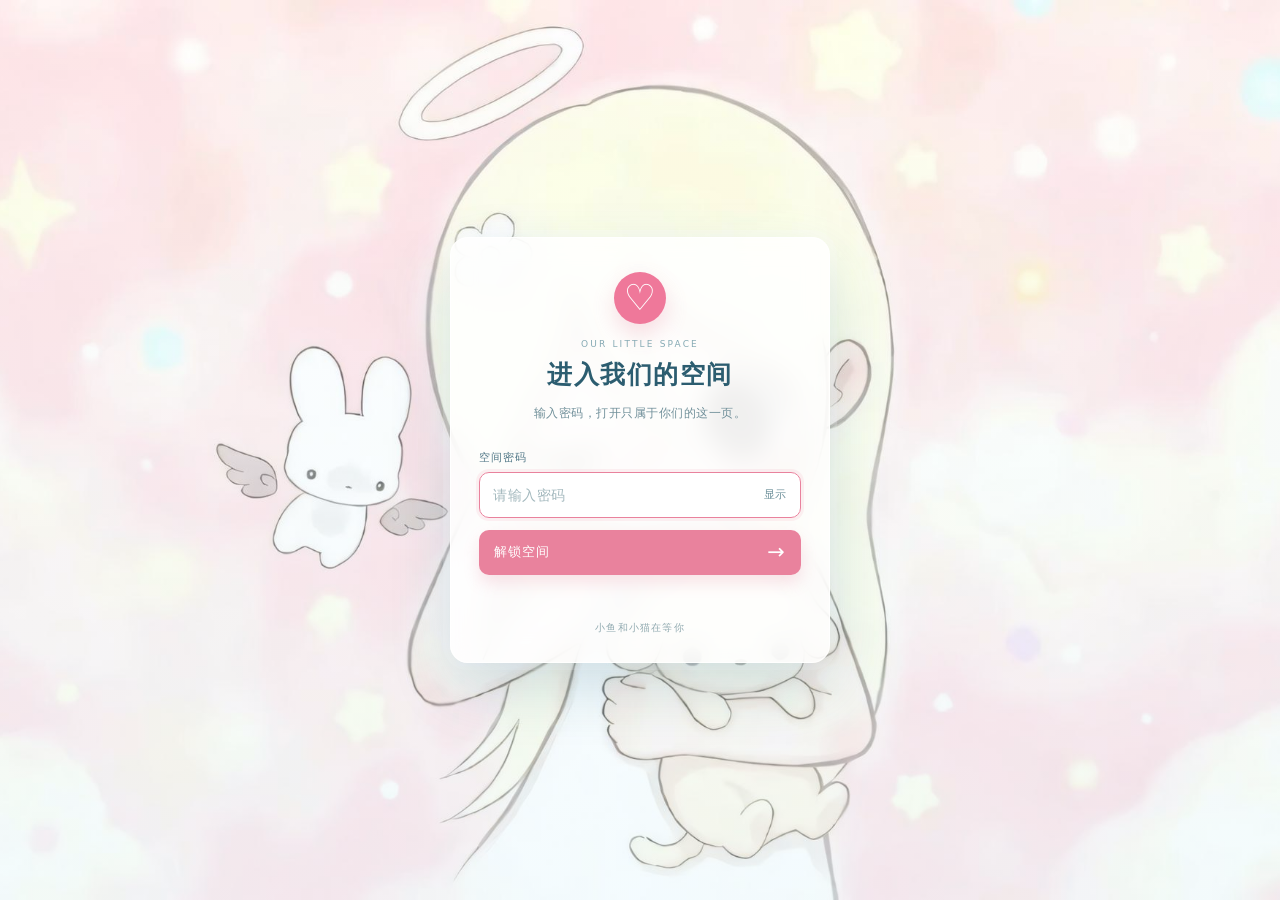
<file: index.html>
﻿<!doctype html>
<html lang="zh-CN">
<head>
<meta charset="utf-8">
<meta name="viewport" content="width=device-width, initial-scale=1, maximum-scale=1, viewport-fit=cover">
<meta name="format-detection" content="telephone=no,email=no,address=no">
<meta name="theme-color" content="#8bd9f7">
<meta name="apple-mobile-web-app-capable" content="yes">
<meta name="mobile-web-app-capable" content="yes">
<meta name="apple-mobile-web-app-status-bar-style" content="black-translucent">
<meta name="referrer" content="no-referrer">
<meta name="description" content="小鱼和小猫的情侣空间">
<meta property="og:title" content="小鱼和小猫的情侣空间">
<meta property="og:description" content="把喜欢的每一天，慢慢收集起来。">
<title>小鱼和小猫的情侣空间</title>
<link rel="preload" as="image" href="assets/bg-mobile-v2.jpg" media="(max-width: 768px)" fetchpriority="high">
<link rel="preload" as="image" href="assets/bg-desktop-v2.jpg" media="(min-width: 769px)" fetchpriority="high">
<link rel="stylesheet" href="styles.css">
<link rel="stylesheet" href="memories.css">
<link rel="stylesheet" href="baby-pet.css">
</head>
<body>
<section class="access-gate" id="accessGate" aria-labelledby="accessTitle">
  <div class="access-gate-card">
    <div class="access-heart" aria-hidden="true">♡</div>
    <p class="access-kicker">OUR LITTLE SPACE</p>
    <h1 id="accessTitle">进入我们的空间</h1>
    <p class="access-copy">输入密码，打开只属于你们的这一页。</p>
    <form class="access-form" id="accessForm">
      <label class="access-label" for="accessPassword">空间密码</label>
      <div class="access-input-wrap">
        <input id="accessPassword" name="password" type="password" autocomplete="current-password" placeholder="请输入密码" required>
        <button class="access-toggle" id="accessToggle" type="button" aria-label="显示密码" title="显示密码">显示</button>
      </div>
      <button class="access-submit" type="submit"><span>解锁空间</span><b aria-hidden="true">→</b></button>
      <p class="access-error" id="accessError" role="alert" aria-live="polite"></p>
    </form>
    <p class="access-footnote">小鱼和小猫在等你</p>
  </div>
</section>
<div id="app" class="stage" data-phase="space">

  <!-- 背景：暖色光晕 + 爱心粒子（canvas） -->
  <canvas id="fx" class="fx" aria-hidden="true"></canvas>

  <!-- 空间页背景：云朵壁纸（电脑用横屏版、手机用竖屏版，由 CSS 媒体查询自动切换） -->
  <div class="space-bg-img" aria-hidden="true"></div>
  <div class="space-bg-scrim" aria-hidden="true"></div>

  <div class="vignette" aria-hidden="true"></div>

  <!-- 情侣空间首页：信封只是其中一个入口，其他模块可以继续扩展。 -->
  <section class="space-home" id="spaceHome" aria-label="情侣空间首页">
    <header class="space-topbar">
      <div class="space-brand"><span class="space-brand-mark">♡</span><span>我们的空间</span></div>
      <span class="sync-chip" id="syncChip" title="同步状态">正在连接</span>
      <button class="space-menu" id="spaceMenu" type="button" aria-label="空间设置" title="空间设置">
        <span></span><span></span><span></span>
      </button>
    </header>
    <main class="space-content">
      <section class="space-hero" aria-labelledby="spaceTitle">
        <p class="space-eyebrow">小鱼和小猫 · 一直在一起</p>
        <h1 id="spaceTitle">把每一天，过成我们的纪念日</h1>
        <p class="space-subtitle">收好心动、记下日常，也把想说的话留给彼此。</p>
        <div class="space-couple-line">
          <span class="space-avatar avatar-cat" data-slot="cat" aria-label="小猫"></span>
          <span class="space-connection"><i></i><b>♡</b><i></i></span>
          <span class="space-avatar avatar-fish" data-slot="fish" aria-label="小鱼"></span>
        </div>
        <p class="space-days">今天也是一起走过的第 <strong>1</strong> 天</p>
        <div class="space-stats" id="spaceStats" aria-label="今天的小结">
          <div class="stat-card">
            <span>下一个纪念日</span>
            <b id="statMilestone">—</b>
            <small id="statMilestoneSub">在「更多」里填开始日期</small>
          </div>
          <div class="stat-card">
            <span>最近回忆</span>
            <b id="statMemory">还没有</b>
            <small id="statMemorySub">去「我们的回忆」放一张</small>
          </div>
          <div class="stat-card stat-card-quote">
            <span>今天想对你说</span>
            <b id="statQuote"></b>
          </div>
        </div>
      </section>

      <section class="space-tools" aria-label="情侣空间功能">
        <div class="space-section-heading"><span>我们的日常</span><small>SPACE 01</small></div>
        <div class="space-tool-grid">
          <button class="space-tool space-tool-primary" type="button" data-space-tool="memories">
            <span class="tool-icon tool-icon-memory">✦</span>
            <span class="tool-copy"><b>我们的回忆</b><small>照片和故事，慢慢攒起来</small></span>
            <span class="tool-arrow">→</span>
          </button>
          <button class="space-tool" type="button" data-space-tool="wishes">
            <span class="tool-icon tool-icon-wish">✧</span>
            <span class="tool-copy"><b>想和你一起</b><small>把未来写进清单</small></span>
            <span class="tool-arrow">→</span>
          </button>
          <button class="space-tool" type="button" data-space-tool="utilities">
            <span class="tool-icon tool-icon-tools">✧</span>
            <span class="tool-copy"><b>小工具</b><small>把日常的小事放在一起</small></span>
            <span class="tool-arrow">→</span>
          </button>
          <button class="space-tool space-tool-quiet" id="openLetter" type="button">
            <span class="tool-icon tool-icon-letter">✉</span>
            <span class="tool-copy"><b>写给你的信</b><small>想说的话，留在一封信里</small></span>
            <span class="tool-arrow">→</span>
          </button>
        </div>
      </section>
    </main>
    <button class="bubu-pet" id="bubuPet" type="button" aria-label="和布布互动" title="和布布互动">
      <span class="bubu-pet-glow" aria-hidden="true"></span>
      <img id="bubuImage" src="assets/bubu/安静一二（待机）.gif" alt="" loading="eager" decoding="async" draggable="false">
      <span class="bubu-pet-note" aria-hidden="true"></span>
    </button>
    <div class="bubu-action-chip" id="bubuActionChip" aria-live="polite">安静待机</div>
    <div class="bubu-countdown" id="bubuCountdown" hidden aria-live="polite">
      <span id="bubuCountdownMode">专注</span>
      <strong id="bubuCountdownClock">25:00</strong>
    </div>
    <div class="bubu-note-widget" id="bubuNoteWidget" hidden>
      <span class="bubu-note-pin">♡</span>
      <p id="bubuNoteText"></p>
      <button type="button" id="bubuNoteClose" aria-label="收起便签" title="收起便签">×</button>
    </div>
    <section class="bubu-feature-panel" id="bubuFeaturePanel" hidden aria-label="空间模块">
      <header class="bubu-panel-head">
        <div>
          <span class="bubu-panel-kicker">BUBU ROOM</span>
          <h2 id="bubuPanelTitle">布布动作库</h2>
        </div>
        <button class="bubu-panel-close" id="bubuPanelClose" type="button" aria-label="关闭功能栏" title="关闭功能栏">×</button>
      </header>
      <div class="bubu-panel-tabs" role="tablist" aria-label="空间模块">
        <button type="button" data-bubu-panel="hub">总览</button>
        <button type="button" data-bubu-panel="actions">动作</button>
        <button type="button" data-bubu-panel="notes">便签</button>
        <button type="button" data-bubu-panel="timer">番茄钟</button>
        <button type="button" data-bubu-panel="reminders">提醒</button>
        <button type="button" data-bubu-panel="settings">设置</button>
      </div>
      <div class="bubu-panel-body" id="bubuPanelBody"></div>
    </section>
    <div class="bubu-context" id="bubuContext" hidden role="menu" aria-label="布布菜单">
      <button type="button" data-bubu-panel="actions">动作库</button>
      <button type="button" data-bubu-panel="notes">便签</button>
      <button type="button" data-bubu-panel="timer">番茄钟</button>
      <button type="button" data-bubu-panel="settings">设置</button>
    </div>
    <nav class="space-nav" aria-label="空间导航">
      <button class="space-nav-item is-active" type="button"><span>⌂</span><small>首页</small></button>
      <button class="space-nav-item" type="button" data-space-tool="memories"><span>♡</span><small>回忆</small></button>
      <button class="space-nav-item" type="button" data-space-tool="wishes"><span>✦</span><small>愿望</small></button>
      <button class="space-nav-item" type="button" data-space-tool="settings"><span>···</span><small>更多</small></button>
    </nav>
    <div class="space-toast" id="spaceToast" role="status" aria-live="polite"></div>
  </section>

  <button id="sound" class="sound is-off" type="button" aria-label="打开声音" title="声音">
    <svg class="ico-mute" viewBox="0 0 24 24" aria-hidden="true">
      <path d="M4 9h3l5-4v14l-5-4H4z"/>
      <path d="M16 9l5 6M21 9l-5 6" class="ico-x"/>
    </svg>
    <svg class="ico-on" viewBox="0 0 24 24" aria-hidden="true">
      <path d="M4 9h3l5-4v14l-5-4H4z"/>
      <path d="M15.6 8.6a5 5 0 0 1 0 6.8M18.2 6.2a8.5 8.5 0 0 1 0 11.6" class="ico-wave"/>
    </svg>
  </button>

  <!-- 第一幕：信封 -->
  <section class="scene scene-envelope" id="scene-envelope">
    <button class="space-back" id="spaceBack" type="button" aria-label="返回情侣空间" title="返回情侣空间">←</button>
    <p class="intro-line" id="introLine">写给你的一封信</p>

    <!-- 卡通小鱼（信封右上，会摆尾吐泡） -->
    <div class="mascot mascot-fish" id="mascotFishEnvelope" aria-hidden="true">
      <span class="bubbles" data-slot="bubbles"></span>
      <div class="swim" data-slot="fish"></div>
    </div>

    <div class="env-wrap" id="envWrap">
      <div class="env" id="env" role="img" aria-label="一封信">
        <div class="env-back"></div>
        <div class="env-letter" id="envLetter">
          <div class="mini-note">
            <span class="mini-heart"></span>
            <span id="miniNote">只给你看</span>
          </div>
        </div>
        <div class="env-body">
          <div class="env-pocket"></div>
        </div>
        <div class="env-flap" id="envFlap">
          <div class="env-flap-inner"></div>
        </div>
        <button class="env-seal" id="envSeal" type="button" aria-label="打开信封">
          <span class="seal-glow" aria-hidden="true"></span>
          <span class="seal-icon" id="sealIcon" aria-hidden="true">
            <svg viewBox="0 0 32 32"><path d="M16 28.4C6.7 21.9 2 16.6 2 11.2 2 6.9 5.3 4 9.2 4c2.6 0 5 1.4 6.8 4.1C17.8 5.4 20.2 4 22.8 4 26.7 4 30 6.9 30 11.2c0 5.4-4.7 10.7-14 17.2z"/></svg>
          </span>
        </button>
      </div>

      <!-- 卡通小猫（从信封左下探出头，会眨眼摇尾） -->
      <div class="mascot mascot-cat" id="mascotCat" aria-hidden="true">
        <div class="peek" data-slot="cat"></div>
      </div>
    </div>

    <p class="hint" id="envHint">轻触这里，打开信封</p>
  </section>

  <!-- 第二幕：信纸 -->
  <section class="paper" id="paper" role="dialog" aria-modal="true" aria-label="写给你的信" hidden>
    <header class="paper-head">
      <span class="stage-tag"><b id="stageNo">01</b><i>/</i><span id="stageTotal">04</span></span>
      <span class="stage-name" id="stageName">启封</span>
      <button class="paper-close" id="paperClose" type="button" aria-label="收好这封信">
        <svg viewBox="0 0 24 24"><path d="M6 6l12 12M18 6L6 18"/></svg>
      </button>
    </header>
    <div class="paper-scroll" id="paperScroll">
      <h1 class="paper-title" id="letterTitle"></h1>
      <!-- 每一幕的小陪读：小猫和小鱼轮流出场，点一下有反应 -->
      <div class="paper-mascot" id="paperMascot" aria-hidden="true">
        <span class="pm-fish" data-slot="fish"></span>
        <span class="pm-heart" data-slot="heart"></span>
        <span class="pm-cat" data-slot="cat"></span>
      </div>
      <div class="paper-body" id="letterBody"></div>
      <div class="paper-body paper-body-2" id="letterBody2"></div>
      <div class="paper-end" id="letterEnd">
        <p class="sign" id="letterSign"></p>
        <div class="big-heart" id="bigHeart">
          <div class="duo" aria-hidden="true">
            <span class="duo-cat" data-slot="cat"></span>
            <span class="duo-heart" data-slot="heart"></span>
            <span class="duo-fish" data-slot="fish"></span>
          </div>
          <span class="tap-hint-word">轻触重新看一遍</span>
        </div>
      </div>
    </div>
    <div class="paper-actions">
      <button class="paper-skip" id="paperSkip" type="button" hidden>继续</button>
    </div>
  </section>

  <!-- 副幕：视频全屏 -->
  <section class="cine" id="cine" hidden>
    <div class="cine-inner">
      <video id="cineVideo" playsinline webkit-playsinline x5-playsinline preload="metadata" muted loop></video>
      <button class="cine-play" id="cinePlay" type="button" aria-label="播放">
        <svg viewBox="0 0 24 24"><path d="M8 5.5l11 6.5-11 6.5z"/></svg>
      </button>
      <button class="cine-skip" id="cineSkip" type="button">跳过</button>
      <p class="cine-tip">轻触画面播放 · 右上角可跳过</p>
    </div>
  </section>

  <div class="veil" id="veil" hidden></div>
</div>

<script src="config.js"></script>
<script src="photo-store.js" defer></script>
<script src="sync.js" defer></script>
<script src="space-app.js" defer></script>
<script src="memories.js" defer></script>
<script src="app.js" defer></script>
<script src="baby-pet.js" defer></script>
</body>
</html>
</file>
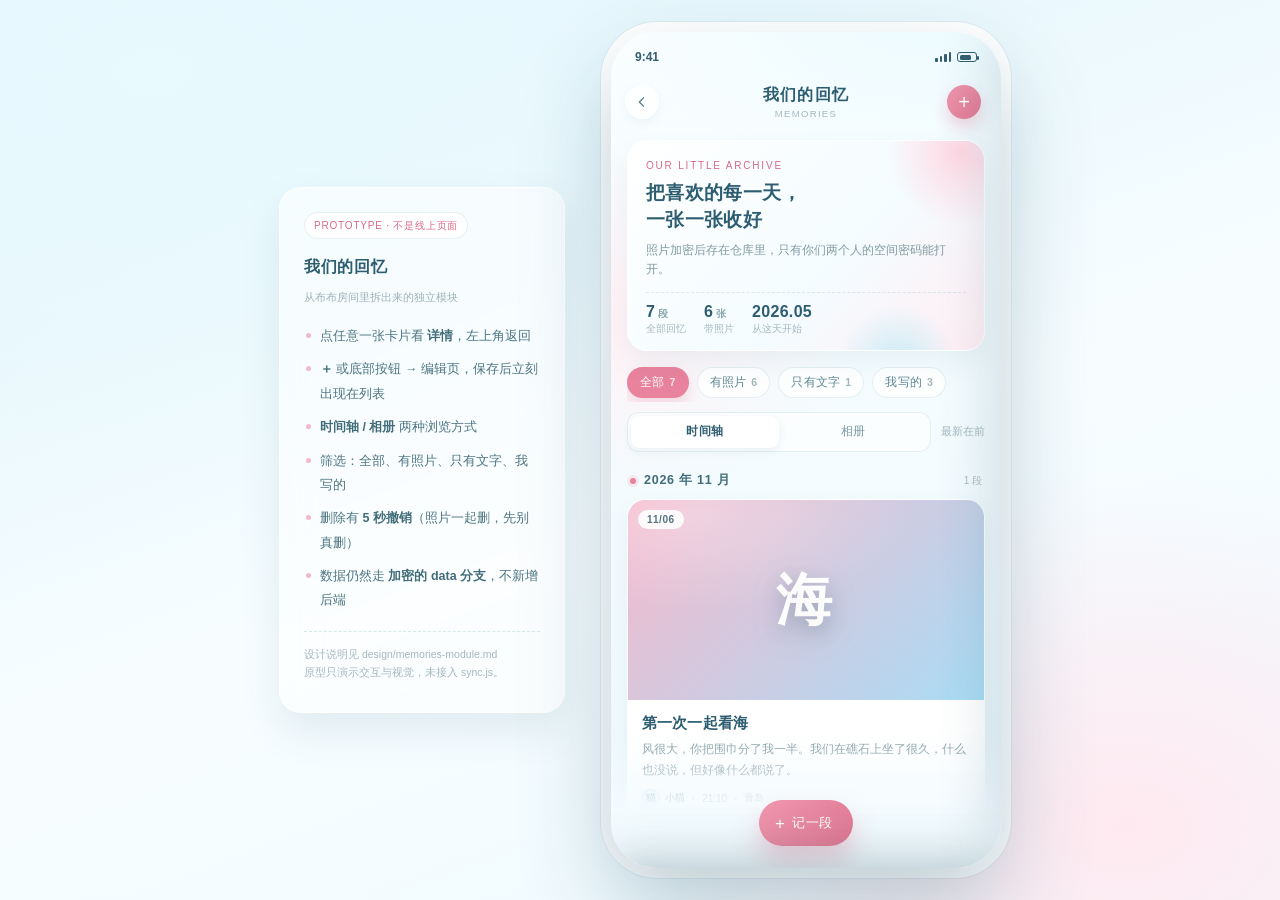
<file: design/memories-prototype.html>
﻿<!doctype html>
<html lang="zh-CN">
<head>
<meta charset="utf-8">
<meta name="viewport" content="width=device-width, initial-scale=1, viewport-fit=cover">
<title>回忆模块 · 独立设计原型</title>
<style>
  /* ============================================================
     回忆模块独立设计原型
     - 只用系统字体、纯 CSS 图形，不依赖任何外部资源
     - 视觉 token 取自站点现有 styles.css（天空蓝 / 珊瑚粉 / 墨蓝）
     ============================================================ */
  :root{
    --sky:#8bd9f7;
    --ink:#2c5d70;
    --ink-2:#416d79;
    --muted:#87a3ab;
    --pink:#e9829d;
    --pink-deep:#d96a88;
    --line:rgba(99,160,173,.16);
    --radius:18px;
  }
  *{box-sizing:border-box;-webkit-tap-highlight-color:transparent;}
  html,body{height:100%;}
  body{
    margin:0;
    color:var(--ink);
    font-family:-apple-system,BlinkMacSystemFont,"PingFang SC","Hiragino Sans GB","Microsoft YaHei",sans-serif;
    background:
      radial-gradient(1100px 720px at 12% 8%, #e9faff 0%, transparent 58%),
      radial-gradient(900px 640px at 88% 92%, #ffe9f0 0%, transparent 56%),
      linear-gradient(160deg,#dff4fc 0%,#f7fdff 55%,#eefaff 100%);
    display:flex;align-items:center;justify-content:center;gap:46px;
    padding:32px;min-height:100%;
  }

  /* ---------------- 桌面端说明卡 ---------------- */
  .notes{
    width:286px;flex:0 0 auto;padding:24px 24px 20px;border-radius:22px;
    background:rgba(255,255,255,.58);border:1px solid rgba(255,255,255,.9);
    box-shadow:0 18px 40px rgba(44,93,112,.10);
    backdrop-filter:blur(18px);-webkit-backdrop-filter:blur(18px);
    color:#4c7581;font-size:12.5px;line-height:1.95;
  }
  .notes .tag{
    display:inline-block;margin-bottom:12px;padding:3px 9px;border-radius:999px;
    background:#fff;border:1px solid var(--line);color:var(--pink-deep);
    font-size:10px;letter-spacing:.08em;
  }
  .notes h2{margin:0 0 4px;color:var(--ink);font-size:16px;letter-spacing:.04em;}
  .notes .sub{margin:0 0 16px;color:#9db2b8;font-size:11px;}
  .notes ul{margin:0;padding:0;list-style:none;}
  .notes li{position:relative;margin:9px 0;padding-left:16px;}
  .notes li::before{
    content:"";position:absolute;left:2px;top:9px;width:5px;height:5px;border-radius:50%;
    background:var(--pink);opacity:.55;
  }
  .notes li b{color:var(--ink-2);font-weight:600;}
  .notes .foot{
    margin-top:18px;padding-top:14px;border-top:1px dashed rgba(99,160,173,.24);
    color:#a3b8bd;font-size:10.5px;line-height:1.7;
  }

  /* ---------------- 手机外壳 ---------------- */
  .phone{
    position:relative;flex:0 0 auto;width:390px;height:min(844px, calc(100dvh - 64px));
    border-radius:46px;overflow:hidden;background:#f7fdff;
    box-shadow:0 40px 90px rgba(44,93,112,.30),0 0 0 10px #fff,0 0 0 11px rgba(44,93,112,.07);
  }
  .statusbar{
    position:absolute;top:0;left:0;right:0;height:44px;z-index:40;
    display:flex;align-items:center;justify-content:space-between;
    padding:6px 24px 0;font-size:12px;font-weight:650;color:#335e6f;pointer-events:none;
  }
  .statusbar .right{display:flex;align-items:center;gap:6px;}
  .sig{display:flex;align-items:flex-end;gap:2px;height:10px;}
  .sig i{width:2.5px;border-radius:1px;background:#335e6f;display:block;}
  .sig i:nth-child(1){height:4px;}.sig i:nth-child(2){height:6px;}
  .sig i:nth-child(3){height:8px;}.sig i:nth-child(4){height:10px;}
  .batt{width:20px;height:10px;border:1px solid #335e6f;border-radius:3px;position:relative;}
  .batt::after{content:"";position:absolute;right:-3px;top:3px;width:2px;height:4px;border-radius:1px;background:#335e6f;}
  .batt i{position:absolute;inset:1.5px;right:5px;border-radius:1.5px;background:#335e6f;display:block;}

  /* ---------------- 视图容器 ---------------- */
  .view{
    position:absolute;inset:0;display:flex;flex-direction:column;
    background:
      radial-gradient(520px 340px at 82% -6%, #eafaff 0%, transparent 62%),
      radial-gradient(420px 300px at 0% 34%, #fff1f5 0%, transparent 60%),
      linear-gradient(#f9feff,#eef9fd);
    transition:transform .34s cubic-bezier(.22,.9,.28,1);
  }
  .list-view{z-index:1;}
  .detail-view{z-index:8;transform:translateX(100%);box-shadow:-18px 0 44px rgba(44,93,112,.14);}
  .detail-view.is-open{transform:none;}
  .editor-view{
    z-index:12;transform:translateY(100%);
    box-shadow:0 -18px 44px rgba(44,93,112,.14);
    background:linear-gradient(#fbfeff,#eff9fd);
  }
  .editor-view.is-open{transform:none;}

  /* ---------------- 顶栏 ---------------- */
  .topbar{
    flex:0 0 auto;display:grid;grid-template-columns:40px 1fr 40px;align-items:center;
    height:52px;margin-top:44px;padding:0 14px;
  }
  .round{
    width:34px;height:34px;border-radius:50%;border:1px solid rgba(255,255,255,.9);
    background:rgba(255,255,255,.78);color:#4d7a86;font-size:16px;line-height:1;
    display:grid;place-items:center;cursor:pointer;
    box-shadow:0 4px 10px rgba(62,124,142,.08);
    transition:transform .15s ease,background .15s ease;
  }
  .round:active{transform:scale(.94);background:#fff;}
  .topbar h1{
    margin:0;text-align:center;font-size:16px;letter-spacing:.08em;color:var(--ink);
  }
  .topbar h1 small{
    display:block;margin-top:2px;color:#a3b8bd;font-size:9.5px;font-weight:400;letter-spacing:.14em;
  }
  .add-btn{
    width:34px;height:34px;border-radius:50%;border:none;cursor:pointer;
    background:linear-gradient(135deg,#ef97ae,#e07893);color:#fff;font-size:20px;line-height:1;
    display:grid;place-items:center;
    box-shadow:0 8px 16px rgba(224,120,147,.30);
  }
  .add-btn:active{transform:scale(.94);}

  /* ---------------- 列表 ---------------- */
  .scroll{
    flex:1;overflow-y:auto;overscroll-behavior:contain;
    padding:6px 16px 116px;scrollbar-width:none;
  }
  .scroll::-webkit-scrollbar{display:none;}

  .summary{
    position:relative;overflow:hidden;margin:6px 0 2px;padding:16px 18px 14px;
    border-radius:20px;border:1px solid rgba(255,255,255,.95);
    background:linear-gradient(135deg,#ffffff 0%,#f4fcff 58%,#ffeef3 100%);
    box-shadow:0 12px 26px rgba(62,124,142,.08);
  }
  .summary::before,.summary::after{
    content:"";position:absolute;border-radius:50%;pointer-events:none;
  }
  .summary::before{
    width:150px;height:150px;right:-52px;top:-64px;
    background:radial-gradient(circle,#ffd7e2 0%,rgba(255,215,226,0) 70%);
  }
  .summary::after{
    width:120px;height:120px;right:26px;bottom:-74px;
    background:radial-gradient(circle,#c9ecf7 0%,rgba(201,236,247,0) 70%);
  }
  .summary .eyebrow{
    margin:0 0 6px;color:var(--pink-deep);font-size:10px;letter-spacing:.18em;
  }
  .summary h2{
    margin:0 0 7px;font-size:18.5px;line-height:1.45;letter-spacing:.02em;color:var(--ink);
  }
  .summary p{
    margin:0;color:#7f9aa1;font-size:11.5px;line-height:1.7;
  }
  .summary .stat-row{
    display:flex;gap:18px;margin-top:12px;padding-top:10px;
    border-top:1px dashed rgba(99,160,173,.2);
  }
  .summary .stat{display:flex;flex-direction:column;gap:2px;}
  .summary .stat b{font-size:16px;color:var(--ink);letter-spacing:.02em;}
  .summary .stat b em{font-style:normal;font-size:10px;color:var(--muted);margin-left:3px;letter-spacing:0;}
  .summary .stat small{color:#a3b8bd;font-size:9.5px;}

  .chips{
    display:flex;gap:8px;overflow-x:auto;padding:14px 0 4px;
    scrollbar-width:none;
  }
  .chips::-webkit-scrollbar{display:none;}
  .chip{
    flex:0 0 auto;display:inline-flex;align-items:center;gap:5px;
    padding:7px 12px;border-radius:999px;cursor:pointer;
    border:1px solid var(--line);background:rgba(255,255,255,.86);
    color:#5f8792;font-size:11.5px;letter-spacing:.02em;
    transition:background .18s ease,color .18s ease,box-shadow .18s ease;
  }
  .chip b{font-weight:600;font-size:10.5px;color:#a3b8bd;}
  .chip.is-on{
    background:var(--pink);border-color:transparent;color:#fff;
    box-shadow:0 7px 14px rgba(224,120,147,.24);
  }
  .chip.is-on b{color:rgba(255,255,255,.78);}

  .viewbar{display:flex;align-items:center;gap:10px;padding:10px 0 2px;}
  .seg{
    display:flex;flex:1;padding:3px;border-radius:12px;
    background:rgba(255,255,255,.66);border:1px solid var(--line);
  }
  .seg button{
    flex:1;height:32px;border:none;background:transparent;border-radius:9px;
    color:#7c99a2;font-size:11.5px;cursor:pointer;letter-spacing:.04em;
    transition:background .2s ease,color .2s ease,box-shadow .2s ease;
  }
  .seg button.is-on{
    background:#fff;color:var(--ink);font-weight:600;
    box-shadow:0 3px 8px rgba(62,124,142,.10);
  }
  .viewbar .sort{color:#a3b8bd;font-size:10.5px;white-space:nowrap;}

  .month{
    display:flex;align-items:baseline;gap:8px;margin:18px 3px 10px;
  }
  .month i{
    width:6px;height:6px;border-radius:50%;background:var(--pink);flex:0 0 auto;
    box-shadow:0 0 0 3px rgba(233,130,157,.14);
  }
  .month b{font-size:12.5px;color:var(--ink-2);letter-spacing:.06em;}
  .month small{margin-left:auto;color:#a9bcc0;font-size:10px;}

  .card{
    position:relative;margin-bottom:12px;border-radius:18px;overflow:hidden;cursor:pointer;
    background:#fff;border:1px solid rgba(255,255,255,.95);
    box-shadow:0 8px 20px rgba(62,124,142,.075);
    transition:transform .16s ease,box-shadow .16s ease;
    animation:cardIn .34s cubic-bezier(.2,.9,.3,1) both;
  }
  .card:active{transform:scale(.986);box-shadow:0 4px 12px rgba(62,124,142,.09);}
  @keyframes cardIn{from{opacity:0;transform:translateY(8px);}to{opacity:1;transform:none;}}
  .card-photo{
    position:relative;aspect-ratio:16/9;display:grid;place-items:center;
    background:linear-gradient(135deg,var(--a),var(--b));
  }
  .card-photo::after{
    content:"";position:absolute;inset:0;
    background:radial-gradient(120% 90% at 18% 8%,rgba(255,255,255,.30) 0%,rgba(255,255,255,0) 52%);
  }
  .card-photo .mono{
    position:relative;z-index:1;font-size:56px;line-height:1;font-weight:600;letter-spacing:.08em;color:rgba(255,255,255,.95);text-shadow:0 8px 18px rgba(60,90,100,.18);font-family:"Songti SC","Noto Serif SC",Georgia,"Times New Roman",serif;
    filter:drop-shadow(0 8px 14px rgba(70,90,100,.18));
  }
  .card-photo .day{
    position:absolute;z-index:2;left:10px;top:10px;
    padding:4px 9px;border-radius:999px;background:rgba(255,255,255,.88);
    color:#4d7480;font-size:10px;font-weight:600;letter-spacing:.05em;
    backdrop-filter:blur(6px);
  }
  .card-photo.is-paper{
    background:linear-gradient(135deg,#fff8fa,#fff1f5 60%,#f2fbff);
    aspect-ratio:16/7;
  }
  .card-photo.is-paper::after{display:none;}
  .card-photo.is-paper .quote{
    font-size:58px;line-height:1;color:#f1bfce;font-family:Georgia,"Times New Roman",serif;
    transform:translateY(6px);
  }
  .card-body{padding:12px 14px 13px;}
  .card-body h3{
    margin:0 0 5px;font-size:15px;line-height:1.5;font-weight:650;color:var(--ink);
    letter-spacing:.01em;
  }
  .card-body p{
    margin:0;color:#7f9aa1;font-size:12px;line-height:1.7;
    display:-webkit-box;-webkit-line-clamp:2;-webkit-box-orient:vertical;overflow:hidden;
  }
  .card-meta{
    display:flex;align-items:center;gap:7px;margin-top:9px;
    color:#a3b8bd;font-size:10px;
  }
  .who{display:inline-flex;align-items:center;gap:5px;color:#6e929c;}
  .who .av{
    width:18px;height:18px;border-radius:50%;display:grid;place-items:center;
    background:#eef9fd;border:1px solid rgba(99,160,173,.18);font-size:10px;
  }
  .who.cat .av{background:#eaf6ff;border-color:rgba(120,170,220,.3);}
  .who.fish .av{background:#fff0f4;border-color:rgba(226,140,165,.3);}
  .who.us .av{background:#f2f0ff;border-color:rgba(160,150,220,.3);}
  .card-meta .dot{width:3px;height:3px;border-radius:50%;background:#cfdde0;}
  .pending{
    display:inline-flex;align-items:center;gap:4px;color:#d99a5b;
  }

  /* 相册模式 */
  .album{
    display:grid;grid-template-columns:repeat(3,1fr);gap:7px;margin-top:6px;
  }
  .album .tile{
    position:relative;aspect-ratio:1;border-radius:12px;overflow:hidden;cursor:pointer;
    background:linear-gradient(135deg,var(--a),var(--b));
    display:grid;place-items:center;animation:cardIn .3s both;
  }
  .album .tile .mono{position:relative;z-index:1;font-size:30px;color:rgba(255,255,255,.94);font-family:"Songti SC","Noto Serif SC",Georgia,serif;filter:drop-shadow(0 5px 8px rgba(70,90,100,.16));}
  .album .tile .t{
    position:absolute;left:0;right:0;bottom:0;padding:14px 7px 5px;
    background:linear-gradient(transparent,rgba(38,66,78,.42));
    color:#fff;font-size:9px;text-align:left;
  }
  .album .tile.is-paper{background:linear-gradient(135deg,#fff8fa,#fff1f5 60%,#f2fbff);}
  .album .tile.is-paper .quote{font-size:30px;color:#f1bfce;font-family:Georgia,serif;}

  .empty{
    display:flex;flex-direction:column;align-items:center;text-align:center;
    margin:34px 0 0;padding:34px 24px;border-radius:20px;
    border:1px dashed rgba(99,160,173,.26);background:rgba(255,255,255,.6);
  }
  .empty .icon{
    width:58px;height:58px;border-radius:50%;display:grid;place-items:center;
    margin-bottom:14px;background:#fbe3ea;color:#e28aa2;font-size:28px;
    box-shadow:0 10px 20px rgba(226,120,148,.14);
  }
  .empty b{font-size:14px;color:var(--ink-2);letter-spacing:.04em;}
  .empty p{margin:8px 0 18px;max-width:230px;color:#93aab0;font-size:11.5px;line-height:1.8;}
  .empty .cta{
    height:36px;padding:0 18px;border-radius:999px;border:none;cursor:pointer;
    background:linear-gradient(135deg,#ef97ae,#e07893);color:#fff;font-size:12px;
    box-shadow:0 8px 16px rgba(224,120,147,.26);
  }

  .fab{
    position:absolute;left:50%;bottom:22px;transform:translateX(-50%);z-index:5;
    height:46px;padding:0 20px 0 16px;border:none;border-radius:999px;cursor:pointer;
    display:flex;align-items:center;gap:7px;
    background:linear-gradient(135deg,#ef97ae,#df7792);color:#fff;
    font-size:13px;letter-spacing:.04em;
    box-shadow:0 14px 26px rgba(224,120,147,.34);
  }
  .fab b{font-size:17px;font-weight:400;line-height:1;}
  .fab[hidden]{display:none;}
  .fab:active{transform:translateX(-50%) scale(.97);}

  /* ---------------- 详情 ---------------- */
  .detail-scroll{flex:1;overflow-y:auto;padding-bottom:110px;scrollbar-width:none;}
  .detail-scroll::-webkit-scrollbar{display:none;}
  .hero{
    position:relative;height:300px;display:grid;place-items:center;
    background:linear-gradient(135deg,var(--a),var(--b));
  }
  .hero::after{
    content:"";position:absolute;inset:0;
    background:radial-gradient(120% 90% at 20% 6%,rgba(255,255,255,.24) 0%,rgba(255,255,255,0) 54%);
  }
  .hero .mono{font-size:96px;position:relative;z-index:1;color:rgba(255,255,255,.96);font-family:"Songti SC","Noto Serif SC",Georgia,serif;font-weight:600;filter:drop-shadow(0 12px 20px rgba(70,90,100,.2));}
  .hero.is-paper{background:linear-gradient(135deg,#fff8fa,#fff0f4 55%,#eef9fd);}
  .hero.is-paper .quote{
    position:relative;z-index:1;font-size:110px;line-height:1;color:#f0bccb;
    font-family:Georgia,serif;transform:translateY(12px);
  }
  .hero .float-back{
    position:absolute;z-index:3;top:52px;left:14px;width:34px;height:34px;border-radius:50%;
    border:1px solid rgba(255,255,255,.9);background:rgba(255,255,255,.82);
    color:#4d7a86;font-size:16px;display:grid;place-items:center;cursor:pointer;
    box-shadow:0 4px 10px rgba(62,124,142,.12);backdrop-filter:blur(8px);
  }
  .lock{
    position:absolute;z-index:3;right:14px;top:56px;padding:5px 10px;border-radius:999px;
    background:rgba(255,255,255,.8);color:#6b8f9a;font-size:9.5px;letter-spacing:.04em;
    backdrop-filter:blur(8px);
  }
  .detail-card{
    position:relative;z-index:2;margin-top:-22px;border-radius:24px 24px 0 0;
    background:linear-gradient(#fbfeff,#f4fbfe);padding:22px 20px 30px;
    box-shadow:0 -12px 30px rgba(44,93,112,.08);
  }
  .eyebrow{margin:0 0 8px;color:#a3b8bd;font-size:10.5px;letter-spacing:.1em;}
  .detail-card h1{
    margin:0 0 12px;font-size:22px;line-height:1.5;letter-spacing:.01em;color:var(--ink);
  }
  .byline{display:flex;align-items:center;gap:7px;color:#7f9aa1;font-size:11.5px;}
  .byline .av{
    width:24px;height:24px;border-radius:50%;display:grid;place-items:center;
    background:#fff;border:1px solid var(--line);font-size:12px;
  }
  .byline .sep{width:3px;height:3px;border-radius:50%;background:#cfdde0;}
  .prose{margin-top:18px;padding-top:16px;border-top:1px dashed rgba(99,160,173,.2);}
  .prose p{
    margin:0 0 14px;color:#476b77;font-size:14.5px;line-height:2;letter-spacing:.01em;
    white-space:pre-wrap;
  }
  .detail-actions{display:flex;gap:10px;margin-top:20px;}
  .detail-actions button{
    flex:1;height:44px;border-radius:13px;font-size:12.5px;cursor:pointer;letter-spacing:.04em;
    transition:transform .15s ease;
  }
  .detail-actions button:active{transform:scale(.97);}
  .ghost{background:#fff;border:1px solid var(--line);color:var(--ink-2);}
  .danger{background:#fff1f4;border:1px solid rgba(226,114,143,.28);color:#cf6884;}

  /* ---------------- 编辑 ---------------- */
  .ed-head{margin-top:44px;
    flex:0 0 auto;display:grid;grid-template-columns:64px 1fr 74px;align-items:center;
    height:58px;padding:8px 14px 0;
  }
  .ed-head .cancel{
    border:none;background:transparent;color:#7c99a2;font-size:12.5px;text-align:left;
    cursor:pointer;padding:6px 0;
  }
  .ed-head b{text-align:center;font-size:14.5px;letter-spacing:.08em;color:var(--ink);}
  .save{
    height:34px;border:none;border-radius:999px;cursor:pointer;
    background:linear-gradient(135deg,#ef97ae,#e07893);color:#fff;font-size:12px;
    letter-spacing:.06em;box-shadow:0 8px 16px rgba(224,120,147,.28);
    transition:opacity .2s ease,transform .15s ease;
  }
  .save:disabled{opacity:.4;box-shadow:none;}
  .save:active:not(:disabled){transform:scale(.96);}
  .ed-scroll{flex:1;overflow-y:auto;padding:8px 18px 130px;scrollbar-width:none;}
  .ed-scroll::-webkit-scrollbar{display:none;}

  .photo-pick{
    position:relative;width:100%;aspect-ratio:16/10;border-radius:16px;overflow:hidden;
    border:1.5px dashed rgba(226,114,143,.45);background:#fff9fb;cursor:pointer;
    display:grid;place-items:center;transition:border-color .2s ease,background .2s ease;
  }
  .photo-pick:focus-visible{outline:3px solid rgba(233,130,157,.25);outline-offset:2px;}
  .photo-pick.has-photo{border-style:solid;border-color:transparent;background:linear-gradient(135deg,var(--a),var(--b));}
  .photo-pick .hintbox{display:flex;flex-direction:column;align-items:center;gap:7px;color:#cf7d93;}
  .photo-pick .hintbox .cam{
    width:40px;height:40px;border-radius:50%;display:grid;place-items:center;
    background:rgba(255,255,255,.9);font-size:19px;border:1px solid rgba(226,114,143,.2);
  }
  .photo-pick .hintbox span{font-size:11.5px;}
  .photo-pick.has-photo .mono{font-size:52px;color:rgba(255,255,255,.95);font-family:"Songti SC","Noto Serif SC",Georgia,serif;filter:drop-shadow(0 8px 14px rgba(70,90,100,.2));}
  .photo-tools{
    position:absolute;z-index:2;right:10px;bottom:10px;display:flex;gap:6px;
  }
  .photo-tools button{
    height:28px;padding:0 10px;border-radius:999px;border:1px solid rgba(255,255,255,.8);
    background:rgba(255,255,255,.86);color:#5f8792;font-size:10.5px;cursor:pointer;
    backdrop-filter:blur(6px);
  }

  .field{margin-top:16px;}
  .field label{
    display:flex;align-items:baseline;justify-content:space-between;gap:10px;
    margin:0 2px 7px;color:#7c99a2;font-size:11.5px;letter-spacing:.04em;
  }
  .field label .count{color:#b3c4c8;font-size:10px;letter-spacing:0;}
  .field input,.field textarea{
    width:100%;border:1px solid var(--line);border-radius:13px;background:#fff;
    padding:12px 13px;color:var(--ink);font-size:14px;font-family:inherit;
    outline:none;transition:border-color .2s ease,box-shadow .2s ease;
  }
  .field input::placeholder,.field textarea::placeholder{color:#b6c7cb;}
  .field input:focus,.field textarea:focus{
    border-color:rgba(233,130,157,.7);
    box-shadow:0 0 0 3px rgba(233,130,157,.12);
  }
  .field textarea{resize:none;min-height:116px;line-height:1.9;}
  .field-row{display:flex;gap:10px;}
  .field-row > .field{flex:1;min-width:0;}
  .field input[type="date"]{min-height:45px;color:#476b77;}

  .seg-who{display:flex;gap:6px;}
  .seg-who button{
    flex:1;height:40px;border-radius:11px;border:1px solid var(--line);
    background:#fff;color:#7c99a2;font-size:12px;cursor:pointer;
    display:flex;align-items:center;justify-content:center;gap:5px;
    transition:background .18s ease,color .18s ease,border-color .18s ease;
  }
  .seg-who button.is-on{
    background:#fff3f7;border-color:rgba(233,130,157,.5);color:#cf5f7e;
  }
  .ed-hint{
    margin:18px 2px 0;padding:11px 12px;border-radius:12px;
    background:rgba(255,255,255,.6);border:1px solid rgba(99,160,173,.12);
    color:#93aab0;font-size:10.5px;line-height:1.75;
  }
  .ed-hint b{color:#7f9aa1;font-weight:600;}

  /* ---------------- Toast / 确认 ---------------- */
  .toast{
    position:absolute;left:50%;bottom:92px;transform:translate(-50%,16px);
    z-index:34;display:flex;align-items:center;gap:14px;
    max-width:calc(100% - 48px);padding:10px 16px;border-radius:999px;
    background:rgba(41,76,90,.94);color:#fff;font-size:12px;letter-spacing:.02em;
    opacity:0;pointer-events:none;transition:opacity .22s ease,transform .22s ease;
    box-shadow:0 14px 30px rgba(30,60,72,.26);
  }
  .toast.is-on{opacity:1;transform:translate(-50%,0);pointer-events:auto;}
  .toast button{
    border:none;background:transparent;color:#ffd0dd;font-size:12px;font-weight:650;
    cursor:pointer;padding:2px 0;letter-spacing:.04em;
  }
  .backdrop{
    position:absolute;inset:0;z-index:20;background:rgba(30,60,72,.30);
    opacity:0;pointer-events:none;transition:opacity .25s ease;
  }
  .backdrop.is-on{opacity:1;pointer-events:auto;}
  .confirm{
    position:absolute;left:0;right:0;bottom:0;z-index:25;
    padding:22px 20px calc(20px + env(safe-area-inset-bottom));
    border-radius:24px 24px 0 0;background:#fff;
    transform:translateY(110%);transition:transform .3s cubic-bezier(.2,.9,.3,1);
    box-shadow:0 -18px 40px rgba(30,60,72,.18);
  }
  .confirm.is-on{transform:none;}
  .sheet-grab{display:block;width:38px;height:4px;margin:-8px auto 14px;border-radius:99px;background:#e2eef1;}
  .confirm h3{margin:0 0 8px;font-size:16px;color:var(--ink);letter-spacing:.03em;}
  .confirm p{margin:0 0 18px;color:#93aab0;font-size:11.5px;line-height:1.8;}
  .confirm .row{display:flex;gap:10px;}
  .confirm .row button{
    flex:1;height:44px;border-radius:13px;font-size:12.5px;cursor:pointer;
  }
  .confirm .keep{background:#f6fbfd;border:1px solid var(--line);color:#5f8792;}
  .confirm .del{background:#fdeef2;border:1px solid rgba(226,114,143,.3);color:#cf5f7e;}

  /* ---------------- 窄屏 / 真机 ---------------- */
  @media (max-width:900px){
    .notes{display:none;}
  }
  @media (max-width:560px),(max-height:780px) and (max-width:900px){
    body{padding:0;display:block;}
    .phone{
      width:100%;height:100dvh;border-radius:0;box-shadow:none;
    }
    .statusbar{padding-top:max(6px,env(safe-area-inset-top));height:calc(44px + env(safe-area-inset-top));}
    .fab{bottom:calc(22px + env(safe-area-inset-bottom));}
    .toast{bottom:calc(92px + env(safe-area-inset-bottom));}
  }
  @media (prefers-reduced-motion:reduce){
    *{animation:none!important;transition:none!important;}
  }

  .wdot{width:7px;height:7px;border-radius:50%;display:inline-block;flex:0 0 auto;}
  .wdot.cat{background:#8fc0e0;}
  .wdot.fish{background:#efa1b6;}
  .wdot.us{background:#b8aee6;}

  .detail-foot{
    margin:22px 0 0;text-align:center;color:#b3c4c8;font-size:9.5px;line-height:1.9;
    letter-spacing:.02em;
  }

  .album .tile::after{
    content:"";position:absolute;inset:0;
    background:radial-gradient(120% 90% at 20% 8%,rgba(255,255,255,.26) 0%,rgba(255,255,255,0) 56%);
  }
  .album .tile .t{
    background:linear-gradient(transparent 26%,rgba(34,62,74,.68));
    white-space:nowrap;overflow:hidden;text-overflow:ellipsis;font-size:9.5px;
    padding:18px 8px 6px;
  }
  .album .tile.is-paper .t{color:#8d6f7b;background:linear-gradient(transparent,rgba(255,255,255,.92));}
  .list-view::after{
    content:"";position:absolute;left:0;right:0;bottom:0;height:136px;z-index:4;
    background:linear-gradient(rgba(247,253,255,0),#f3fbfe 62%);
    pointer-events:none;
  }

  .nearby{margin-top:24px;padding-top:18px;border-top:1px dashed rgba(99,160,173,.2);}
  .nearby-t{margin:0 2px 10px;color:#a3b8bd;font-size:10px;letter-spacing:.14em;}
  .nearby-item{
    width:100%;display:flex;align-items:center;gap:10px;margin-bottom:8px;padding:8px;
    border:1px solid rgba(99,160,173,.14);border-radius:14px;background:rgba(255,255,255,.76);
    cursor:pointer;text-align:left;transition:transform .15s ease,background .15s ease;
  }
  .nearby-item:active{transform:scale(.985);background:#fff;}
  .nearby-item .thumb{
    width:42px;height:42px;flex:0 0 auto;border-radius:11px;display:grid;place-items:center;
    background:linear-gradient(135deg,var(--a),var(--b));color:#fff;font-size:18px;
    font-family:"Songti SC","Noto Serif SC",Georgia,serif;
  }
  .nearby-copy{flex:1;min-width:0;}
  .nearby-copy b{
    display:block;color:var(--ink-2);font-size:12px;font-weight:600;
    white-space:nowrap;overflow:hidden;text-overflow:ellipsis;
  }
  .nearby-copy small{display:block;margin-top:3px;color:#a3b8bd;font-size:9.5px;}
  .nearby-dir{flex:0 0 auto;color:#cf7d93;font-size:9.5px;letter-spacing:.06em;}
  /* ---------------- 截图模式（仅本地预览用） ---------------- */
  body.is-shot{padding:0;display:flex;align-items:center;justify-content:center;}
  body.is-shot .notes{display:none;}
  body.is-shot .phone{width:390px;height:844px;border-radius:46px;}
</style>
</head>
<body>

<aside class="notes" aria-label="原型说明">
  <span class="tag">PROTOTYPE · 不是线上页面</span>
  <h2>我们的回忆</h2>
  <p class="sub">从布布房间里拆出来的独立模块</p>
  <ul>
    <li>点任意一张卡片看 <b>详情</b>，左上角返回</li>
    <li><b>＋</b> 或底部按钮 → 编辑页，保存后立刻出现在列表</li>
    <li><b>时间轴 / 相册</b> 两种浏览方式</li>
    <li>筛选：全部、有照片、只有文字、我写的</li>
    <li>删除有 <b>5 秒撤销</b>（照片一起删，先别真删）</li>
    <li>数据仍然走 <b>加密的 data 分支</b>，不新增后端</li>
  </ul>
  <p class="foot">设计说明见 design/memories-module.md<br>原型只演示交互与视觉，未接入 sync.js。</p>
</aside>

<div class="phone" id="phone">

  <div class="statusbar" aria-hidden="true">
    <span>9:41</span>
    <span class="right">
      <span class="sig"><i></i><i></i><i></i><i></i></span>
      <span class="batt"><i></i></span>
    </span>
  </div>

  <!-- ============ 列表 ============ -->
  <main class="view list-view" id="listView" aria-label="回忆列表">
    <header class="topbar">
      <button class="round" type="button" id="listBack" aria-label="返回空间"><svg viewBox="0 0 24 24" width="16" height="16" aria-hidden="true"><path d="M14.5 5.5 8 12l6.5 6.5" fill="none" stroke="currentColor" stroke-width="1.8" stroke-linecap="round" stroke-linejoin="round"/></svg></button>
      <h1>我们的回忆<small>MEMORIES</small></h1>
      <button class="add-btn" type="button" id="addTop" aria-label="添加回忆">+</button>
    </header>

    <div class="scroll" id="listScroll">
      <section class="summary" aria-label="回忆概览">
        <p class="eyebrow">OUR LITTLE ARCHIVE</p>
        <h2>把喜欢的每一天，<br>一张一张收好</h2>
        <p>照片加密后存在仓库里，只有你们两个人的空间密码能打开。</p>
        <div class="stat-row">
          <span class="stat"><b id="statCount">0<em>段</em></b><small>全部回忆</small></span>
          <span class="stat"><b id="statPhoto">0<em>张</em></b><small>带照片</small></span>
          <span class="stat"><b id="statSince">—</b><small>从这天开始</small></span>
        </div>
      </section>

      <div class="chips" id="chips" role="tablist" aria-label="筛选">
        <button class="chip is-on" type="button" data-filter="all" role="tab" aria-selected="true">全部 <b>0</b></button>
        <button class="chip" type="button" data-filter="photo" role="tab" aria-selected="false">有照片 <b>0</b></button>
        <button class="chip" type="button" data-filter="text" role="tab" aria-selected="false">只有文字 <b>0</b></button>
        <button class="chip" type="button" data-filter="mine" role="tab" aria-selected="false">我写的 <b>0</b></button>
      </div>

      <div class="viewbar">
        <div class="seg" role="tablist" aria-label="浏览方式">
          <button type="button" class="is-on" data-view="timeline" role="tab" aria-selected="true">时间轴</button>
          <button type="button" data-view="album" role="tab" aria-selected="false">相册</button>
        </div>
        <span class="sort">最新在前</span>
      </div>

      <div id="listBody"></div>
    </div>

    <button class="fab" type="button" id="addFab"><b>+</b> 记一段</button>
  </main>

  <!-- ============ 详情 ============ -->
  <section class="view detail-view" id="detailView" aria-label="回忆详情" aria-hidden="true">
    <div class="detail-scroll" id="detailScroll"></div>
  </section>

  <!-- ============ 编辑 ============ -->
  <section class="view editor-view" id="editorView" aria-label="写一段回忆" aria-hidden="true">
    <header class="ed-head">
      <button class="cancel" type="button" id="edCancel">取消</button>
      <b id="edHeading">新回忆</b>
      <button class="save" type="button" id="edSave" disabled>保存</button>
    </header>
    <div class="ed-scroll">
      <div class="photo-pick" id="photoPick" role="button" tabindex="0" aria-label="添加一张照片">
        <div class="hintbox">
          <span class="cam" aria-hidden="true">+</span>
          <span>添加一张照片</span>
        </div>
      </div>

      <div class="field">
        <label for="edTitle">标题 <span class="count" id="titleCount">0/40</span></label>
        <input id="edTitle" type="text" maxlength="40" placeholder="给这段回忆起个名字" autocomplete="off">
      </div>

      <div class="field">
        <label for="edText">那天发生了什么 <span class="count" id="textCount">0/300</span></label>
        <textarea id="edText" maxlength="300" placeholder="风很大，你把围巾分了我一半……"></textarea>
      </div>

      <div class="field-row">
        <div class="field">
          <label for="edDate">日期</label>
          <input id="edDate" type="date">
        </div>
        <div class="field">
          <label for="edPlace">地点 <span class="count">可选</span></label>
          <input id="edPlace" type="text" maxlength="20" placeholder="在哪">
        </div>
      </div>

      <div class="field">
        <label>这一条是谁写的</label>
        <div class="seg-who" id="edWho" role="group" aria-label="作者">
          <button type="button" data-who="cat" class="is-on"><i class="wdot cat"></i>小猫</button>
          <button type="button" data-who="fish"><i class="wdot fish"></i>小鱼</button>
          <button type="button" data-who="us"><i class="wdot us"></i>我们</button>
        </div>
      </div>

      <p class="ed-hint">
        <b>照片会先压到长边 1400 像素</b>，再用空间密码加密提交进仓库；存的时候大概 150KB 一张。
        没贴写入密钥也能先写文字，之后补传。
      </p>
    </div>
  </section>

  <div class="toast" id="toast" role="status" aria-live="polite"></div>

  <div class="backdrop" id="backdrop"></div>
  <div class="confirm" id="confirm" role="dialog" aria-modal="true" aria-labelledby="confirmTitle">
    <span class="sheet-grab" aria-hidden="true"></span>
    <h3 id="confirmTitle">删掉这段回忆？</h3>
    <p>文字和照片会一起从仓库里删除。<br>删掉后还有 5 秒可以撤销。</p>
    <div class="row">
      <button type="button" class="keep" id="confirmKeep">再想想</button>
      <button type="button" class="del" id="confirmDel">删掉</button>
    </div>
  </div>

</div>

<script>
(function () {
  'use strict';

  /* ---------------- 示例数据 ----------------
     真机上来自 Space.get('memories') + PhotoStore.cached()，
     这里用渐变 + 单字水印代替真实照片，避免原型依赖任何图片。 */
  var PALETTE = [
    { a: '#f6b9cc', b: '#a9dcf5' },
    { a: '#ffd2a6', b: '#f6b9cc' },
    { a: '#b9e2cc', b: '#a9dcf5' },
    { a: '#d3c4f2', b: '#a9dcf5' },
    { a: '#a9dcf5', b: '#f6b9cc' }
  ];
  var MARKS = ['海', '甜', '芽', '书', '番', '始', '光'];

  var seed = [
    { id: 'm1', date: '2026-11-06T21:10', title: '第一次一起看海', text: '风很大，你把围巾分了我一半。我们在礁石上坐了很久，什么也没说，但好像什么都说了。', author: 'cat', place: '青岛', photo: { a: '#f6b9cc', b: '#a9dcf5', mark: '海' } },
    { id: 'm2', date: '2026-10-18T19:40', title: '那家关门很早的蛋糕店', text: '赶在打烊前买到最后一小块栗子蛋糕，你偏要先喂我一口。', author: 'fish', place: '', photo: { a: '#ffd2a6', b: '#f6b9cc', mark: '甜' } },
    { id: 'm3', date: '2026-10-02T03:05', title: '凌晨三点的电话', text: '你说睡不着，我就把手机贴在耳边陪你数呼吸。数到一百多的时候，你先睡着了。', author: 'cat', place: '', photo: null },
    { id: 'm4', date: '2026-09-30T16:20', title: '阳台上的新成员', text: '一盆薄荷，一盆小番茄。你负责浇水，我负责拍照。', author: 'us', place: '家', photo: { a: '#b9e2cc', b: '#a9dcf5', mark: '芽' } },
    { id: 'm5', date: '2026-08-14T20:00', title: '雨天躲进书店', text: '', author: 'fish', place: '诚品', photo: { a: '#d3c4f2', b: '#a9dcf5', mark: '书' } },
    { id: 'm6', date: '2026-07-07T12:00', title: '你做的番茄炒蛋', text: '盐放多了，但我吃完了。', author: 'cat', place: '', photo: { a: '#f6b9cc', b: '#ffd2a6', mark: '番' } },
    { id: 'm7', date: '2026-05-20T22:30', title: '开始记录的第一天', text: '从今天起，把喜欢的每一天慢慢收集起来。', author: 'us', place: '', photo: { a: '#a9dcf5', b: '#f6b9cc', mark: '始' } }
  ];

  var MEMORIES_KEY = 'memories-prototype-v1';
  var DRAFT_KEY = 'memories-prototype-draft-v1';
  var ME = 'cat';

  var memories = load();
  var filter = 'all';
  var view = 'timeline';
  var editingId = null;
  var photoState = null;
  var draftRestored = false;
  var lastDeleted = null;
  var toastTimer = 0;

  var $ = function (id) { return document.getElementById(id); };
  var esc = function (s) {
    return String(s == null ? '' : s).replace(/[&<>"']/g, function (c) {
      return { '&': '&amp;', '<': '&lt;', '>': '&gt;', '"': '&quot;', "'": '&#39;' }[c];
    });
  };
  function uid() { return 'm' + Date.now().toString(36) + Math.random().toString(36).slice(2, 5); }
  function pad(n) { return n < 10 ? '0' + n : String(n); }
  function dt(iso) { var d = new Date(iso); return isNaN(d) ? new Date() : d; }
  function monthKey(iso) { var d = dt(iso); return d.getFullYear() + '-' + pad(d.getMonth() + 1); }
  function monthLabel(iso) { var d = dt(iso); return d.getFullYear() + ' 年 ' + (d.getMonth() + 1) + ' 月'; }
  function dayLabel(iso) { var d = dt(iso); return (d.getMonth() + 1) + '/' + pad(d.getDate()); }
  function timeLabel(iso) { var d = dt(iso); return pad(d.getHours()) + ':' + pad(d.getMinutes()); }
  function fullDate(iso) {
    var d = dt(iso);
    return d.getFullYear() + ' 年 ' + (d.getMonth() + 1) + ' 月 ' + d.getDate() + ' 日 · ' + timeLabel(iso);
  }
  function whoLabel(w) { return w === 'fish' ? '小鱼' : w === 'cat' ? '小猫' : '我们'; }
  function whoChar(w) { return w === 'fish' ? '鱼' : w === 'cat' ? '猫' : '♡'; }

  function load() {
    try {
      var raw = localStorage.getItem(MEMORIES_KEY);
      if (raw) {
        var list = JSON.parse(raw);
        if (Array.isArray(list) && list.length) return list;
      }
    } catch (e) { /* 忽略 */ }
    return seed.slice();
  }
  function save() {
    try { localStorage.setItem(MEMORIES_KEY, JSON.stringify(memories)); } catch (e) { /* 忽略 */ }
  }

  /* ---------------- 列表 ---------------- */
  function counts() {
    var c = { all: memories.length, photo: 0, text: 0, mine: 0 };
    memories.forEach(function (m) {
      if (m.photo) c.photo += 1; else c.text += 1;
      if (m.author === ME) c.mine += 1;
    });
    return c;
  }

  function filtered() {
    var arr = memories.slice().sort(function (a, b) { return new Date(b.date) - new Date(a.date); });
    if (filter === 'photo') arr = arr.filter(function (m) { return !!m.photo; });
    if (filter === 'text') arr = arr.filter(function (m) { return !m.photo; });
    if (filter === 'mine') arr = arr.filter(function (m) { return m.author === ME; });
    return arr;
  }

  function cardHTML(m) {
    var photo = m.photo
      ? '<div class="card-photo" style="--a:' + m.photo.a + ';--b:' + m.photo.b + '">' +
          '<span class="day">' + dayLabel(m.date) + '</span>' +
          '<span class="mono" aria-hidden="true">' + esc(m.photo.mark) + '</span>' +
        '</div>'
      : '<div class="card-photo is-paper"><span class="day">' + dayLabel(m.date) + '</span>' +
          '<span class="quote" aria-hidden="true">“</span></div>';

    return '<article class="card" role="button" tabindex="0" data-id="' + esc(m.id) + '" aria-label="' + esc(m.title) + '">' +
      photo +
      '<div class="card-body">' +
        '<h3>' + esc(m.title) + '</h3>' +
        (m.text ? '<p>' + esc(m.text) + '</p>' : '') +
        '<div class="card-meta">' +
          '<span class="who ' + esc(m.author) + '"><span class="av">' + whoChar(m.author) + '</span>' + whoLabel(m.author) + '</span>' +
          '<span class="dot"></span><span>' + timeLabel(m.date) + '</span>' +
          (m.place ? '<span class="dot"></span><span>' + esc(m.place) + '</span>' : '') +
          (m.photo ? '' : '<span class="dot"></span><span>只写了文字</span>') +
        '</div>' +
      '</div>' +
    '</article>';
  }

  function timelineHTML(arr) {
    var html = '', last = '';
    arr.forEach(function (m) {
      var key = monthKey(m.date);
      if (key !== last) {
        var inMonth = arr.filter(function (x) { return monthKey(x.date) === key; }).length;
        html += '<div class="month"><i aria-hidden="true"></i><b>' + monthLabel(m.date) + '</b><small>' + inMonth + ' 段</small></div>';
        last = key;
      }
      html += cardHTML(m);
    });
    return html;
  }

  function albumHTML(arr) {
    var html = '<div class="album">';
    arr.forEach(function (m) {
      if (m.photo) {
        html += '<div class="tile" role="button" tabindex="0" data-id="' + esc(m.id) + '" style="--a:' + m.photo.a + ';--b:' + m.photo.b + '" aria-label="' + esc(m.title) + '">' +
          '<span class="mono" aria-hidden="true">' + esc(m.photo.mark) + '</span>' +
          '<span class="t">' + dayLabel(m.date) + ' · ' + esc(m.title) + '</span></div>';
      } else {
        html += '<div class="tile is-paper" role="button" tabindex="0" data-id="' + esc(m.id) + '" aria-label="' + esc(m.title) + '">' +
          '<span class="quote" aria-hidden="true">“</span>' +
          '<span class="t">' + dayLabel(m.date) + ' · 文字</span></div>';
      }
    });
    return html + '</div>';
  }

  function emptyHTML() {
    var copy = filter === 'all'
      ? '放一张照片、写一段话，它会被加密存起来，两个人都能看到。'
      : '换个筛选看看，或者现在就记一段新的。';
    return '<div class="empty"><span class="icon" aria-hidden="true">♡</span>' +
      '<b>' + (filter === 'all' ? '还没有回忆' : '这里还是空的') + '</b>' +
      '<p>' + copy + '</p>' +
      '<button class="cta" type="button" data-new>+ 记第一段</button></div>';
  }

  function render() {
    var c = counts();
    $('statCount').innerHTML = c.all + '<em>段</em>';
    $('statPhoto').innerHTML = c.photo + '<em>张</em>';
    $('statSince').textContent = memories.length ? (function () {
      var first = memories.slice().sort(function (a, b) { return new Date(a.date) - new Date(b.date); })[0];
      var d = dt(first.date);
      return d.getFullYear() + '.' + pad(d.getMonth() + 1);
    })() : '—';

    document.querySelectorAll('.chip').forEach(function (chip) {
      var f = chip.getAttribute('data-filter');
      chip.classList.toggle('is-on', f === filter);
      chip.setAttribute('aria-selected', f === filter ? 'true' : 'false');
      chip.querySelector('b').textContent = c[f];
    });

    var arr = filtered();
    $('addFab').hidden = arr.length === 0;
    $('listBody').innerHTML = arr.length ? (view === 'album' ? albumHTML(arr) : timelineHTML(arr)) : emptyHTML();

    $('listBody').querySelectorAll('[data-id]').forEach(function (el) {
      el.addEventListener('click', function () { openDetail(el.getAttribute('data-id')); });
      el.addEventListener('keydown', function (e) {
        if (e.key === 'Enter' || e.key === ' ') { e.preventDefault(); openDetail(el.getAttribute('data-id')); }
      });
    });
    var cta = $('listBody').querySelector('[data-new]');
    if (cta) cta.addEventListener('click', function () { openEditor(); });
  }

  /* ---------------- 详情 ---------------- */
  var detailId = null;
  function openDetail(id) {
    var m = memories.filter(function (x) { return x.id === id; })[0];
    if (!m) return;
    detailId = id;
    var chrome = '<button class="float-back" type="button" id="detailBack" aria-label="返回列表"><svg viewBox="0 0 24 24" width="16" height="16" aria-hidden="true"><path d="M14.5 5.5 8 12l6.5 6.5" fill="none" stroke="currentColor" stroke-width="1.8" stroke-linecap="round" stroke-linejoin="round"/></svg></button>' +
                 '<span class="lock">已加密</span>';
    var hero = m.photo
      ? '<div class="hero" style="--a:' + m.photo.a + ';--b:' + m.photo.b + '">' +
          '<span class="mono" aria-hidden="true">' + esc(m.photo.mark) + '</span>' + chrome +
        '</div>'
      : '<div class="hero is-paper"><span class="quote" aria-hidden="true">“</span>' + chrome + '</div>';

    $('detailScroll').innerHTML =
      hero +
      '<div class="detail-card">' +
        '<p class="eyebrow">' + fullDate(m.date) + '</p>' +
        '<h1>' + esc(m.title) + '</h1>' +
        '<div class="byline"><span class="av">' + whoChar(m.author) + '</span>' + whoLabel(m.author) + ' 写的' +
          (m.place ? '<span class="sep"></span><span>' + esc(m.place) + '</span>' : '') +
        '</div>' +
        (m.text ? '<div class="prose"><p>' + esc(m.text) + '</p></div>' : '') +
        '<div class="detail-actions">' +
          '<button type="button" class="ghost" id="detailEdit">编辑</button>' +
          '<button type="button" class="danger" id="detailDelete">删除</button>' +
        '</div>' +
        nearbyHTML(m) +
        '<p class="detail-foot">这段文字和照片都以密文存在 data 分支<br>照片长边压到 1400px，约 150KB</p>' +
      '</div>';

    $('detailView').classList.add('is-open');
    $('detailView').setAttribute('aria-hidden', 'false');
    $('detailScroll').scrollTop = 0;
    $('detailBack').addEventListener('click', closeDetail);
    $('detailEdit').addEventListener('click', function () { openEditor(m); });
    $('detailDelete').addEventListener('click', askDelete);
  }
  function closeDetail() {
    $('detailView').classList.remove('is-open');
    $('detailView').setAttribute('aria-hidden', 'true');
    detailId = null;
  }


  /* 详情底部：接着翻（上一段 / 下一段） */
  function nearbyHTML(m) {
    var ordered = memories.slice().sort(function (a, b) { return new Date(b.date) - new Date(a.date); });
    var idx = -1;
    ordered.forEach(function (x, i) { if (x.id === m.id) idx = i; });
    var newer = idx > 0 ? ordered[idx - 1] : null;
    var older = idx >= 0 && idx < ordered.length - 1 ? ordered[idx + 1] : null;
    if (!newer && !older) return '';

    function item(x, dir) {
      var p = x.photo;
      var thumb = '<span class="thumb" style="--a:' + (p ? p.a : '#f6b9cc') + ';--b:' + (p ? p.b : '#a9dcf5') + '">' +
        (p ? esc(p.mark) : '“') + '</span>';
      return '<button class="nearby-item" type="button" data-go="' + esc(x.id) + '">' + thumb +
        '<span class="nearby-copy"><b>' + esc(x.title) + '</b><small>' + dayLabel(x.date) + ' · ' + whoLabel(x.author) + '</small></span>' +
        '<span class="nearby-dir">' + dir + '</span></button>';
    }

    return '<div class="nearby"><p class="nearby-t">接着翻</p>' +
      (newer ? item(newer, '更新') : '') +
      (older ? item(older, '更早') : '') +
      '</div>';
  }
  /* ---------------- 删除 ---------------- */
  function askDelete() {
    if (!detailId) return;
    $('backdrop').classList.add('is-on');
    $('confirm').classList.add('is-on');
  }
  function closeConfirm() {
    $('backdrop').classList.remove('is-on');
    $('confirm').classList.remove('is-on');
  }
  function doDelete() {
    var id = detailId;
    var idx = memories.findIndex(function (m) { return m.id === id; });
    if (idx < 0) { closeConfirm(); return; }
    var removed = memories.splice(idx, 1)[0];
    lastDeleted = { item: removed, index: idx };
    save();
    closeConfirm();
    closeDetail();
    render();
    toast('已经删掉', '撤销', undoDelete, 5000);
  }
  function undoDelete() {
    if (!lastDeleted) return;
    memories.splice(lastDeleted.index, 0, lastDeleted.item);
    lastDeleted = null;
    save();
    render();
    toast('回来了');
  }

  /* ---------------- 编辑 ---------------- */
  function setPhoto(state) {
    photoState = state;
    var pick = $('photoPick');
    if (!state) {
      pick.classList.remove('has-photo');
      pick.removeAttribute('style');
      pick.innerHTML = '<div class="hintbox"><span class="cam" aria-hidden="true">+</span><span>添加一张照片</span></div>';
    } else {
      pick.classList.add('has-photo');
      pick.style.setProperty('--a', state.a);
      pick.style.setProperty('--b', state.b);
      pick.innerHTML = '<span class="mono" aria-hidden="true">' + esc(state.mark) + '</span>' +
        '<div class="photo-tools"><button type="button" data-photo="change">换一张</button>' +
        '<button type="button" data-photo="remove">移除</button></div>';
    }
    updateSaveState();
  }

  function openEditor(memory) {
    editingId = memory ? memory.id : null;
    $('edHeading').textContent = memory ? '编辑回忆' : '新回忆';
    $('edTitle').value = memory ? memory.title : '';
    $('edText').value = memory ? memory.text : '';
    $('edPlace').value = memory ? (memory.place || '') : '';
    $('edDate').value = memory ? memory.date.slice(0, 10) : new Date().toISOString().slice(0, 10);
    setWho(memory ? memory.author : ME);
    setPhoto(memory && memory.photo ? memory.photo : null);
    updateCounts();
    $('editorView').classList.add('is-open');
    $('editorView').setAttribute('aria-hidden', 'false');
    draftRestored = false;

    if (!memory) restoreDraft();
    updateSaveState();
  }

  function closeEditor() {
    $('editorView').classList.remove('is-open');
    $('editorView').setAttribute('aria-hidden', 'true');
    editingId = null;
  }

  function setWho(who) {
    $('edWho').querySelectorAll('button').forEach(function (b) {
      b.classList.toggle('is-on', b.getAttribute('data-who') === who);
    });
  }
  function currentWho() {
    var on = $('edWho').querySelector('.is-on');
    return on ? on.getAttribute('data-who') : ME;
  }

  function updateCounts() {
    $('titleCount').textContent = $('edTitle').value.length + '/40';
    $('textCount').textContent = $('edText').value.length + '/300';
  }
  function updateSaveState() {
    var has = $('edTitle').value.trim() || $('edText').value.trim() || photoState;
    $('edSave').disabled = !has;
  }

  function saveDraft() {
    if (editingId) return;
    try {
      localStorage.setItem(DRAFT_KEY, JSON.stringify({
        title: $('edTitle').value, text: $('edText').value,
        place: $('edPlace').value, date: $('edDate').value, who: currentWho()
      }));
    } catch (e) { /* 忽略 */ }
  }
  function restoreDraft() {
    try {
      var raw = localStorage.getItem(DRAFT_KEY);
      if (!raw) return;
      var d = JSON.parse(raw);
      if (!d || (!d.title && !d.text)) return;
      $('edTitle').value = d.title || '';
      $('edText').value = d.text || '';
      $('edPlace').value = d.place || '';
      if (d.date) $('edDate').value = d.date;
      if (d.who) setWho(d.who);
      updateCounts();
      draftRestored = true;
      toast('已恢复上次没写完的草稿');
    } catch (e) { /* 忽略 */ }
  }
  function clearDraft() {
    try { localStorage.removeItem(DRAFT_KEY); } catch (e) { /* 忽略 */ }
  }

  function saveMemory() {
    var title = $('edTitle').value.trim();
    var text = $('edText').value.trim();
    var place = $('edPlace').value.trim();
    var date = $('edDate').value || new Date().toISOString().slice(0, 10);
    var who = currentWho();

    if (!title && !text && !photoState) { toast('写点什么，或者放一张照片'); return; }

    if (editingId) {
      memories = memories.map(function (m) {
        if (m.id !== editingId) return m;
        return {
          id: m.id, date: m.date.slice(0, 10) + 'T' + timeLabel(m.date),
          title: title || m.title, text: text, place: place, author: who, photo: photoState
        };
      });
      toast('改好了');
    } else {
      var now = new Date();
      memories.push({
        id: uid(),
        date: date + 'T' + pad(now.getHours()) + ':' + pad(now.getMinutes()),
        title: title || (photoState ? '一段回忆' : '记一笔'),
        text: text, place: place, author: who, photo: photoState
      });
      toast('记进回忆里了');
      clearDraft();
    }
    save();
    closeEditor();
    filter = 'all';
    view = 'timeline';
    syncSeg();
    render();
    $('listScroll').scrollTo({ top: 0, behavior: 'smooth' });
  }

  /* ---------------- 照片（原型用渐变模拟） ---------------- */
  function nextPhoto() {
    var i = photoState ? PALETTE.indexOf(PALETTE.filter(function (p) { return p.a === photoState.a; })[0]) : -1;
    var p = PALETTE[(i + 1 + PALETTE.length) % PALETTE.length];
    var mark = MARKS[(i + 2 + MARKS.length) % MARKS.length];
    setPhoto({ a: p.a, b: p.b, mark: mark });
    toast('照片准备好了（约 150KB）');
  }

  /* ---------------- Toast ---------------- */
  function toast(message, actionLabel, action, duration) {
    var el = $('toast');
    el.innerHTML = '<span>' + esc(message) + '</span>' +
      (actionLabel ? '<button type="button">' + esc(actionLabel) + '</button>' : '');
    if (actionLabel) {
      el.querySelector('button').addEventListener('click', function () {
        el.classList.remove('is-on');
        if (action) action();
      });
    }
    el.classList.add('is-on');
    clearTimeout(toastTimer);
    if (duration !== 0) {
      toastTimer = setTimeout(function () { el.classList.remove('is-on'); }, duration || 2400);
    }
  }

  /* ---------------- 事件绑定 ---------------- */
  function syncSeg() {
    document.querySelectorAll('.seg [data-view]').forEach(function (b) {
      b.classList.toggle('is-on', b.getAttribute('data-view') === view);
      b.setAttribute('aria-selected', b.getAttribute('data-view') === view ? 'true' : 'false');
    });
  }

  $('chips').addEventListener('click', function (e) {
    var chip = e.target.closest('[data-filter]');
    if (!chip) return;
    filter = chip.getAttribute('data-filter');
    render();
  });

  document.querySelectorAll('.seg [data-view]').forEach(function (b) {
    b.addEventListener('click', function () {
      view = b.getAttribute('data-view');
      syncSeg();
      render();
    });
  });

  $('addTop').addEventListener('click', function () { openEditor(); });
  $('addFab').addEventListener('click', function () { openEditor(); });
  $('edCancel').addEventListener('click', function () {
    if ($('edTitle').value.trim() || $('edText').value.trim() || photoState) saveDraft();
    closeEditor();
  });
  $('edSave').addEventListener('click', saveMemory);

  $('photoPick').addEventListener('click', function (e) {
    var btn = e.target.closest('[data-photo]');
    if (btn) {
      e.stopPropagation();
      if (btn.getAttribute('data-photo') === 'remove') { setPhoto(null); return; }
      nextPhoto();
      return;
    }
    nextPhoto();
  });
  $('photoPick').addEventListener('keydown', function (e) {
    if (e.key === 'Enter' || e.key === ' ') { e.preventDefault(); nextPhoto(); }
  });

  $('edWho').addEventListener('click', function (e) {
    var b = e.target.closest('[data-who]');
    if (b) setWho(b.getAttribute('data-who'));
  });

  ['edTitle', 'edText'].forEach(function (id) {
    $(id).addEventListener('input', function () {
      updateCounts(); updateSaveState(); saveDraft();
    });
  });
  ['edPlace', 'edDate'].forEach(function (id) {
    $(id).addEventListener('input', saveDraft);
  });

  $('listBack').addEventListener('click', function () { toast('真机上这里返回情侣空间首页'); });
  $('confirmKeep').addEventListener('click', closeConfirm);
  $('confirmDel').addEventListener('click', doDelete);
  $('backdrop').addEventListener('click', closeConfirm);

  document.addEventListener('keydown', function (e) {
    if (e.key !== 'Escape') return;
    if ($('confirm').classList.contains('is-on')) { closeConfirm(); return; }
    if ($('editorView').classList.contains('is-open')) { closeEditor(); return; }
    if ($('detailView').classList.contains('is-open')) closeDetail();
  });

  /* ---------------- 截图 / 演示钩子 ----------------
     ?demo=detail 打开第一条；?demo=editor 打开编辑页；?demo=album 切相册 */
  var params = new URLSearchParams(location.search);
  if (params.get('shot') === '1') document.body.classList.add('is-shot');
  var demo = params.get('demo') || (location.hash || '').replace(/^#\/?/, '');
  if (demo === 'album') { view = 'album'; syncSeg(); }
  if (demo === 'empty') memories = [];
  render();
  if (demo === 'detail') openDetail(memories[0].id);
  if (demo === 'editor') openEditor();
  if (demo === 'confirm') { openDetail(memories[0].id); askDelete(); }
  if (demo === 'save') {
    openEditor();
    $('edTitle').value = '自检：保存一条';
    $('edText').value = '如果这条出现在列表最上面，说明保存逻辑是通的。';
    updateCounts(); updateSaveState(); saveMemory();
  }
  if (demo === 'undo') {
    openDetail(memories[0].id); doDelete(); undoDelete();
  }
})();
</script>
</body>
</html>
</file>
<file: styles.css>
﻿/* ============================================================
   情侣小站 · 样式
   想换配色，只改下面这一段变量就够了
   ============================================================ */
:root{
  /* 壁纸：新文件名绕开旧缓存；lqip 是内联的 32px 缩略图，先铺一层再换大图 */
  --wallpaper-mobile:url("assets/bg-mobile-v2.jpg");
  --wallpaper-desktop:url("assets/bg-desktop-v2.jpg");
  --wallpaper-mobile-lqip:url("[data-uri]");
  --wallpaper-desktop-lqip:url("[data-uri]");

  --bg-0:#1b0b11;
  --bg-1:#2a1219;
  --bg-2:#43161f;
  --glow:#ff8fa3;
  --rose:#ff5d7e;
  --rose-deep:#c9184a;
  --env:#f7c8cf;
  --env-hi:#ffe4ea;
  --env-mid:#eaa3ae;
  --env-edge:#d98b98;
  --env-dark:#8a2637;
  --paper:#fff7f2;
  --paper-2:#ffefe5;
  --ink:#4a2a2f;
  --ink-soft:rgba(74,42,47,.66);
  --font:"PingFang SC","Hiragino Sans GB","Microsoft YaHei","Heiti SC",-apple-system,BlinkMacSystemFont,"Segoe UI",system-ui,sans-serif;
}

*,*::before,*::after{box-sizing:border-box;}
html,body{margin:0;padding:0;height:100%;}
body{
  font-family:var(--font);
  background:#150309;
  color:#fff;
  overflow:hidden;
  -webkit-text-size-adjust:100%;
  -webkit-tap-highlight-color:transparent;
  text-rendering:optimizeLegibility;
}
button{font-family:inherit;color:inherit;border:0;background:none;padding:0;
  -webkit-appearance:none;appearance:none;cursor:pointer;}
svg{display:block;}
[hidden]{display:none !important;}

/* ============================================================
   空间密码门
   ============================================================ */
.access-gate{
  position:fixed;inset:0;z-index:100;display:grid;place-items:center;
  padding:24px;
  background-color:#dff6ff;
  background-image:var(--wallpaper-mobile),var(--wallpaper-mobile-lqip);
  background-position:center,center;
  background-size:cover,cover;
  background-repeat:no-repeat,no-repeat;
  color:#315f70;
  transition:opacity .48s ease,visibility .48s ease;
}
.access-gate::before{content:"";position:absolute;inset:0;background:linear-gradient(180deg,rgba(255,255,255,.2),rgba(228,246,255,.42));pointer-events:none;}
.access-gate.is-unlocked{opacity:0;visibility:hidden;pointer-events:none;}
.access-gate-card{
  position:relative;z-index:1;width:min(100%,380px);padding:34px 28px 27px;text-align:center;
  border:1px solid rgba(255,255,255,.82);border-radius:18px;
  background:rgba(255,255,255,.83);
  box-shadow:0 24px 60px rgba(50,116,139,.2),0 0 0 7px rgba(255,255,255,.2);
  backdrop-filter:blur(12px);-webkit-backdrop-filter:blur(12px);
}
.access-heart{width:52px;height:52px;margin:0 auto 15px;display:grid;place-items:center;border-radius:50%;background:#ef789a;color:#fff;font-size:36px;line-height:1;box-shadow:0 10px 22px rgba(226,119,145,.24);}
.access-kicker{margin:0 0 8px;color:#86aab4;font-size:9px;letter-spacing:.24em;}
.access-gate-card h1{margin:0;color:#2c5d70;font-size:25px;line-height:1.45;letter-spacing:.06em;}
.access-copy{margin:10px 0 25px;color:#71909a;font-size:12px;line-height:1.8;letter-spacing:.04em;}
.access-form{text-align:left;}
.access-label{display:block;margin:0 0 7px;color:#527887;font-size:11px;letter-spacing:.08em;}
.access-input-wrap{position:relative;}
.access-input-wrap input{width:100%;height:46px;padding:0 58px 0 13px;border:1px solid rgba(92,151,165,.26);border-radius:10px;outline:none;background:rgba(255,255,255,.88);color:#315f70;font:inherit;font-size:14px;letter-spacing:.12em;}
.access-input-wrap input::placeholder{color:#a4b9be;letter-spacing:.04em;}
.access-input-wrap input:focus{border-color:#e9829d;box-shadow:0 0 0 3px rgba(236,145,167,.13);}
.access-input-wrap input.is-invalid{animation:accessShake .34s ease;border-color:#e9829d;}
.access-toggle{position:absolute;right:7px;top:7px;height:32px;padding:0 8px;border-radius:7px;color:#70929c;font-size:11px;}
.access-toggle:active{background:#f6e0e5;color:#d36f89;}
.access-submit{width:100%;height:45px;margin-top:12px;padding:0 15px;display:flex;align-items:center;justify-content:space-between;border-radius:10px;background:#e9829d;color:#fff;box-shadow:0 8px 16px rgba(226,119,145,.2);font-size:13px;letter-spacing:.08em;transition:transform .2s ease,background .2s ease;}
.access-submit b{font-size:21px;font-weight:400;line-height:1;}
.access-submit:active{transform:scale(.98);background:#df6f8c;}
.access-error{min-height:20px;margin:9px 0 0;text-align:center;color:#d36f89;font-size:11px;line-height:1.6;}
.access-footnote{margin:17px 0 0;color:#91aab0;font-size:10px;letter-spacing:.12em;}
@keyframes accessShake{0%,100%{transform:translateX(0)}25%{transform:translateX(-5px)}75%{transform:translateX(5px)}}
body:not(.access-unlocked) #app{visibility:hidden;pointer-events:none;}
body.access-unlocked #app{visibility:visible;}
@media (min-width:769px){.access-gate{background-image:var(--wallpaper-desktop),var(--wallpaper-desktop-lqip);}}
@media (max-width:380px){.access-gate{padding:18px;}.access-gate-card{padding:28px 21px 23px;}.access-gate-card h1{font-size:22px;}}

/* 舞台上所有可点元素，光标都是小爱心 */
.stage button,
.stage .big-heart,
.stage .env{ cursor:url("data:image/svg+xml,%3Csvg xmlns='http://www.w3.org/2000/svg' width='28' height='28' viewBox='0 0 32 32'%3E%3Cpath d='M16 28.4C6.7 21.9 2 16.6 2 11.2 2 6.9 5.3 4 9.2 4c2.6 0 5 1.4 6.8 4.1C17.8 5.4 20.2 4 22.8 4 26.7 4 30 6.9 30 11.2c0 5.4-4.7 10.7-14 17.2z' fill='%23ff4d6d' stroke='%23ffffff' stroke-width='2' paint-order='stroke'/%3E%3C/svg%3E") 14 14, pointer; }

/* ============================================================
   舞台 / 背景
   ============================================================ */
.stage{
  position:relative;
  width:100%;
  height:100vh;
  height:100dvh;
  overflow:hidden;
  background:
    radial-gradient(120% 90% at 50% 8%, var(--bg-2) 0%, var(--bg-1) 38%, var(--bg-0) 72%, #12060b 100%);
  display:flex;
  align-items:center;
  justify-content:center;
  perspective:1400px;
  touch-action:manipulation;
}
/* 空间页背景：云朵壁纸
   手机（窄屏）用竖屏版，电脑（宽屏）用横屏版——由媒体查询自动切换，两边都只下一张图
   底色兜底，图没加载出来也不会白屏 */
.stage[data-phase="space"]{background:#8bd9f7;}
.space-bg-img{
  position:absolute;inset:0;z-index:0;pointer-events:none;
  background-color:#8bd9f7;
  background-image:var(--wallpaper-mobile),var(--wallpaper-mobile-lqip);
  background-position:center,center;
  background-size:cover,cover;
  background-repeat:no-repeat,no-repeat;
  opacity:1;
}
@media (min-width:769px){
  .space-bg-img{background-image:var(--wallpaper-desktop),var(--wallpaper-desktop-lqip);}
}
/* 上面压一层柔光，保证文字和卡片看得清 */
.space-bg-scrim{
  position:absolute;inset:0;z-index:1;pointer-events:none;
  background:
    linear-gradient(180deg, rgba(255,255,255,.30) 0%, rgba(255,255,255,0) 26%),
    linear-gradient(0deg, rgba(228,246,255,.55) 0%, rgba(228,246,255,0) 42%),
    radial-gradient(120% 80% at 50% 30%, rgba(255,255,255,.10), rgba(120,180,210,.16) 100%);
}
/* 进了信纸就把背景壁纸淡出，专心看信 */
.stage:not([data-phase="space"]) .space-bg-img,
.stage:not([data-phase="space"]) .space-bg-scrim{
  opacity:0;
  transition:opacity .55s ease;
}
.stage[data-phase="space"] .scene-envelope{opacity:0;pointer-events:none;transform:scale(.96);}
.stage[data-phase="space"] .sound{opacity:0;pointer-events:none;}
.space-home{
  position:absolute;inset:0;z-index:4;display:flex;flex-direction:column;
  color:#24485b;overflow:hidden;
  background:linear-gradient(180deg,rgba(238,252,255,.08),rgba(255,255,255,.38));
  transition:opacity .55s ease,transform .65s cubic-bezier(.2,.85,.25,1);
}
.stage:not([data-phase="space"]) .space-home{opacity:0;pointer-events:none;transform:scale(1.035);}
.space-topbar{display:flex;align-items:center;justify-content:space-between;padding:calc(env(safe-area-inset-top) + 18px) 22px 10px;}
.space-brand{display:flex;align-items:center;gap:8px;font-size:14px;font-weight:700;letter-spacing:.12em;color:#245066;}
.space-brand-mark{display:grid;place-items:center;width:28px;height:28px;border-radius:50%;color:#fff;background:#ef789a;box-shadow:0 5px 14px rgba(65,122,146,.18);font-size:20px;line-height:1;}
.space-menu{width:38px;height:38px;border-radius:50%;display:flex;flex-direction:column;justify-content:center;align-items:center;gap:4px;background:rgba(255,255,255,.48);border:1px solid rgba(255,255,255,.62);box-shadow:0 6px 16px rgba(59,129,157,.12);}
.space-menu span{width:14px;height:1.5px;background:#477488;border-radius:2px;}
.space-content{width:min(100% - 36px,520px);margin:0 auto;overflow:auto;padding:2vh 0 126px;scrollbar-width:none;}
.space-content::-webkit-scrollbar{display:none;}
.space-hero{text-align:center;padding:3vh 10px 4vh;}
.space-eyebrow{margin:0 0 13px;font-size:11px;letter-spacing:.2em;color:#487b8d;}
.space-hero h1{max-width:390px;margin:0 auto;color:#225168;font-size:clamp(25px,7vw,38px);line-height:1.35;letter-spacing:.04em;font-weight:700;text-shadow:0 2px 0 rgba(255,255,255,.35);}
.space-subtitle{max-width:320px;margin:13px auto 0;font-size:13px;line-height:1.9;letter-spacing:.08em;color:#4b7482;}
.space-couple-line{display:flex;align-items:center;justify-content:center;gap:9px;margin:25px 0 13px;}
.space-avatar{width:43px;height:43px;display:grid;place-items:center;border-radius:50%;font-size:15px;font-weight:700;color:#fff;border:3px solid rgba(255,255,255,.75);box-shadow:0 6px 14px rgba(54,119,147,.18);overflow:hidden;pointer-events:none;}
.space-avatar svg{width:48px;height:48px;display:block;}
.avatar-cat{background:#eba862;}.avatar-fish{background:#f28eaa;}
.space-connection{display:flex;align-items:center;gap:4px;color:#ef789a;}.space-connection i{width:22px;height:1px;background:rgba(239,120,154,.55);}.space-connection b{font-size:21px;font-weight:400;line-height:1;}
.space-days{margin:0;font-size:11px;letter-spacing:.12em;color:#548090;}.space-days strong{color:#e87396;font-size:18px;font-weight:700;}
.space-tools{padding:0 0 8px;}.space-section-heading{display:flex;align-items:center;justify-content:space-between;margin:0 4px 10px;color:#315f72;font-size:13px;font-weight:700;letter-spacing:.12em;}.space-section-heading small{font-size:9px;font-weight:600;letter-spacing:.18em;color:#78a1ad;}
.space-tool-grid{display:grid;grid-template-columns:1fr 1fr;gap:10px;}
.space-tool{min-height:104px;padding:15px 13px;text-align:left;display:flex;flex-direction:column;align-items:flex-start;justify-content:space-between;border:1px solid rgba(255,255,255,.72);border-radius:12px;background:rgba(255,255,255,.64);box-shadow:0 10px 22px rgba(47,113,139,.10);color:#315b6e;transition:transform .2s ease,background .2s ease,box-shadow .2s ease;}
.space-tool:active{transform:scale(.97);background:rgba(255,255,255,.82);box-shadow:0 5px 12px rgba(47,113,139,.12);}
.space-tool-primary{grid-column:span 2;min-height:86px;flex-direction:row;align-items:center;gap:12px;background:#fff9f2;border-color:rgba(255,255,255,.9);}
.tool-icon{width:32px;height:32px;display:grid;place-items:center;border-radius:10px;font-size:20px;color:#fff;flex:0 0 auto;}.tool-icon-letter{background:#ef91a9;}.tool-icon-memory{background:#73c4d2;}.tool-icon-tools{background:#89a9b3;}.tool-icon-calendar{background:#efb46d;}.tool-icon-wish{background:#9aaddd;}
.tool-copy{display:flex;flex-direction:column;gap:5px;}.tool-copy b{font-size:14px;letter-spacing:.04em;}.tool-copy small{font-size:10px;letter-spacing:.04em;color:#71909a;}.tool-arrow{margin-left:auto;color:#e77c99;font-size:20px;}
.space-nav{position:absolute;left:50%;bottom:0;transform:translateX(-50%);width:100%;max-width:520px;padding:11px 28px calc(env(safe-area-inset-bottom) + 13px);display:flex;justify-content:space-between;border-top:1px solid rgba(255,255,255,.42);background:rgba(245,253,255,.74);backdrop-filter:blur(14px);-webkit-backdrop-filter:blur(14px);}
.space-nav-item{display:flex;flex-direction:column;align-items:center;gap:3px;min-width:52px;color:#7598a4;}.space-nav-item span{font-size:21px;line-height:1;}.space-nav-item small{font-size:10px;letter-spacing:.08em;}.space-nav-item.is-active{color:#e57998;}
.space-toast{position:absolute;left:50%;bottom:calc(env(safe-area-inset-bottom) + 86px);transform:translate(-50%,10px);padding:10px 16px;border-radius:999px;white-space:nowrap;font-size:11px;letter-spacing:.06em;color:#fff;background:rgba(45,88,105,.82);opacity:0;pointer-events:none;transition:opacity .25s ease,transform .25s ease;}.space-toast.is-visible{opacity:1;transform:translate(-50%,0);}
.bubu-pet{position:absolute;z-index:5;right:max(18px,calc((100% - 520px)/2 - 2px));bottom:calc(env(safe-area-inset-bottom) + 82px);width:116px;height:124px;display:grid;place-items:end center;filter:drop-shadow(0 12px 12px rgba(65,111,126,.18));transition:filter .2s ease;}
.bubu-pet img{position:relative;z-index:2;width:108px;height:108px;object-fit:contain;user-select:none;-webkit-user-drag:none;}
.bubu-pet-glow{position:absolute;z-index:1;bottom:5px;width:76px;height:18px;border-radius:50%;background:rgba(55,117,141,.16);filter:blur(5px);transition:transform .2s ease,opacity .2s ease;}
.bubu-pet-note{position:absolute;z-index:3;right:4px;top:-8px;padding:7px 10px;border:1px solid rgba(255,255,255,.85);border-radius:14px 14px 4px 14px;background:rgba(255,255,255,.84);box-shadow:0 7px 16px rgba(70,117,133,.12);color:#527486;font-size:10px;letter-spacing:.04em;white-space:nowrap;opacity:0;transform:translateY(6px) scale(.94);pointer-events:none;transition:opacity .2s ease,transform .2s ease;}
.bubu-pet-note::after{content:"";position:absolute;right:13px;bottom:-5px;width:9px;height:9px;border-right:1px solid rgba(255,255,255,.85);border-bottom:1px solid rgba(255,255,255,.85);background:rgba(255,255,255,.84);transform:rotate(45deg);}
.bubu-pet.is-happy{filter:drop-shadow(0 15px 14px rgba(65,111,126,.24));}
.bubu-pet.is-happy img{animation:bubuBounce .72s cubic-bezier(.22,.8,.32,1);}
.bubu-pet.is-happy .bubu-pet-glow{animation:bubuShadow .72s ease-out;}
.bubu-pet.is-happy .bubu-pet-note{opacity:1;transform:translateY(0) scale(1);}
/* 气泡里没内容时完全不出现（播放动作不显示任何文字） */
.bubu-pet-note:empty{display:none;}
@keyframes bubuBounce{0%,100%{transform:translateY(0) rotate(0deg)}28%{transform:translateY(-13px) rotate(-3deg)}58%{transform:translateY(1px) rotate(2deg)}78%{transform:translateY(-4px) rotate(-1deg)}}
@keyframes bubuShadow{0%,100%{transform:scale(1);opacity:1}35%{transform:scale(.78);opacity:.56}70%{transform:scale(1.05);opacity:1}}
.space-back{position:absolute;z-index:14;top:calc(env(safe-area-inset-top) + 13px);left:16px;width:38px;height:38px;border-radius:50%;display:grid;place-items:center;color:#fff;background:rgba(255,255,255,.15);border:1px solid rgba(255,255,255,.25);font-size:22px;opacity:0;pointer-events:none;transition:opacity .3s ease,background .2s ease;}.stage[data-phase="sealed"] .space-back{opacity:1;pointer-events:auto;}.space-back:active{background:rgba(255,255,255,.3);}
@media (min-width:700px){
  .space-content{width:min(calc(100% - 80px),920px);display:grid;grid-template-columns:minmax(300px,1fr) minmax(380px,1.05fr);align-items:center;gap:64px;padding:4vh 0 132px;}
  .space-hero{text-align:left;padding:2vh 0 4vh;}
  .space-hero h1{margin-left:0;max-width:460px;font-size:42px;}
  .space-subtitle{margin-left:0;max-width:360px;}
  .space-couple-line{justify-content:flex-start;}
  .space-tools{padding-top:5vh;}
  .space-nav{max-width:620px;border:1px solid rgba(255,255,255,.46);border-bottom:0;border-radius:18px 18px 0 0;}
  .bubu-pet{right:max(30px,calc((100% - 920px)/2 + 8px));bottom:calc(env(safe-area-inset-bottom) + 90px);width:148px;height:150px;}
  .bubu-pet img{width:138px;height:138px;}
}
@media (max-width:380px){.bubu-pet{right:8px;bottom:calc(env(safe-area-inset-bottom) + 78px);width:88px;height:96px;}.bubu-pet img{width:84px;height:84px;}.bubu-pet-glow{width:58px;}.bubu-pet-note{right:0;font-size:9px;padding:6px 8px;}}

/* ============================================================
   布布网页控制台：动作库、工具面板和桌宠反馈
   ============================================================ */
.bubu-pet{touch-action:none;user-select:none;-webkit-user-select:none;}
.bubu-pet.is-action img{animation:bubuFloat .9s ease-in-out infinite alternate;}
@keyframes bubuFloat{from{transform:translateY(0) rotate(-2deg)}to{transform:translateY(-5px) rotate(2deg)}}
.bubu-action-chip{position:absolute;z-index:5;right:max(28px,calc((100% - 520px)/2 + 8px));bottom:calc(env(safe-area-inset-bottom) + 72px);padding:5px 10px;border:1px solid rgba(255,255,255,.75);border-radius:999px;background:rgba(255,255,255,.54);color:#477487;font-size:9px;letter-spacing:.06em;opacity:.82;pointer-events:none;white-space:nowrap;transition:opacity .2s ease,transform .2s ease;}
.bubu-pet.is-happy + .bubu-action-chip{opacity:0;transform:translateY(4px);}
.bubu-countdown{position:absolute;z-index:6;right:max(30px,calc((100% - 520px)/2 + 6px));bottom:calc(env(safe-area-inset-bottom) + 196px);display:flex;align-items:center;gap:7px;padding:7px 10px;border:1px solid rgba(255,255,255,.68);border-radius:10px;background:rgba(44,98,116,.78);box-shadow:0 8px 18px rgba(45,93,110,.16);color:#fff;font-size:10px;letter-spacing:.08em;pointer-events:none;}
.bubu-countdown strong{font-size:15px;letter-spacing:.04em;font-variant-numeric:tabular-nums;}
.bubu-note-widget{position:absolute;z-index:7;left:max(18px,calc((100% - 520px)/2));bottom:calc(env(safe-area-inset-bottom) + 86px);width:min(220px,calc(100% - 180px));min-height:70px;padding:13px 30px 11px 31px;border:1px solid rgba(255,255,255,.82);border-radius:5px 13px 11px 12px;background:#fff6bb;box-shadow:0 10px 24px rgba(87,117,89,.18);color:#716644;transform:rotate(-1.5deg);}
.bubu-note-widget::after{content:"";position:absolute;left:18px;bottom:-8px;width:14px;height:14px;background:#fff6bb;transform:skew(-12deg) rotate(30deg);}
.bubu-note-widget p{margin:0;font-size:12px;line-height:1.65;word-break:break-word;white-space:pre-wrap;}
.bubu-note-pin{position:absolute;left:9px;top:8px;color:#e8758f;font-size:17px;line-height:1;}
.bubu-note-widget>button{position:absolute;right:7px;top:6px;width:21px;height:21px;border-radius:50%;color:#a59767;font-size:17px;line-height:1;}
.bubu-feature-panel{position:absolute;z-index:30;right:max(18px,calc((100% - 920px)/2));bottom:calc(env(safe-area-inset-bottom) + 72px);width:min(390px,calc(100% - 36px));max-height:min(72dvh,590px);display:flex;flex-direction:column;overflow:hidden;border:1px solid rgba(255,255,255,.78);border-radius:18px;background:rgba(250,254,255,.94);box-shadow:0 24px 60px rgba(48,103,124,.26),0 0 0 1px rgba(90,160,176,.12);color:#315b6e;backdrop-filter:blur(18px);-webkit-backdrop-filter:blur(18px);}
.bubu-feature-panel.is-opening{animation:bubuPanelIn .35s cubic-bezier(.2,.9,.25,1) both;}
@keyframes bubuPanelIn{from{opacity:0;transform:translateY(12px) scale(.96)}to{opacity:1;transform:translateY(0) scale(1)}}
.bubu-panel-head{display:flex;align-items:flex-start;justify-content:space-between;padding:17px 18px 11px;border-bottom:1px solid rgba(89,151,167,.15);flex:0 0 auto;}
.bubu-panel-kicker{display:block;margin-bottom:4px;color:#86aab4;font-size:9px;letter-spacing:.2em;}
.bubu-panel-head h2{margin:0;color:#2c5d70;font-size:19px;letter-spacing:.06em;}
.bubu-panel-close{width:30px;height:30px;border-radius:50%;background:rgba(58,120,139,.08);color:#5a8591;font-size:21px;line-height:1;}
.bubu-panel-tabs{display:flex;gap:4px;padding:9px 12px 8px;overflow-x:auto;scrollbar-width:none;border-bottom:1px solid rgba(89,151,167,.12);flex:0 0 auto;}
.bubu-panel-tabs::-webkit-scrollbar{display:none;}
.bubu-panel-tabs button{min-width:48px;padding:7px 8px;border-radius:8px;color:#7496a0;font-size:11px;white-space:nowrap;}
.bubu-panel-tabs button.is-active{background:#e9829d;color:#fff;box-shadow:0 5px 10px rgba(226,119,145,.18);}
.bubu-panel-body{overflow:auto;padding:14px 15px 17px;scrollbar-width:thin;}
.bubu-panel-intro{display:flex;align-items:baseline;justify-content:space-between;gap:10px;margin:0 2px 12px;color:#315f73;font-size:13px;font-weight:700;letter-spacing:.06em;}
.bubu-panel-intro small{color:#8ba7ae;font-size:9px;font-weight:400;letter-spacing:0;}
.bubu-tool-hub{display:grid;gap:8px;}
.bubu-tool-hub button{position:relative;display:grid;grid-template-columns:38px 1fr 18px;grid-template-rows:auto auto;column-gap:10px;align-items:center;min-height:62px;padding:9px 11px;border:1px solid rgba(99,160,173,.14);border-radius:10px;background:rgba(255,255,255,.72);text-align:left;color:#315f70;transition:transform .18s ease,background .18s ease,box-shadow .18s ease;}
.bubu-tool-hub button:active{transform:scale(.98);background:#fff;box-shadow:0 5px 12px rgba(71,127,145,.12);}
.bubu-tool-hub .hub-icon{grid-row:span 2;display:grid;place-items:center;width:36px;height:36px;border-radius:10px;color:#fff;font-size:19px;}
.hub-icon-actions{background:#e9829d;}.hub-icon-notes{background:#71c5d1;}.hub-icon-timer{background:#e8b06e;}.hub-icon-reminders{background:#9baddc;}.hub-icon-settings{background:#89a9b3;}
.bubu-tool-hub b{font-size:12px;font-weight:700;}.bubu-tool-hub small{margin-top:3px;color:#8ba4aa;font-size:10px;}.bubu-tool-hub i{grid-column:3;grid-row:span 2;color:#df829b;font-size:18px;font-style:normal;}
.memory-empty{display:flex;flex-direction:column;align-items:center;padding:22px 20px 19px;text-align:center;border:1px solid rgba(99,160,173,.14);border-radius:12px;background:rgba(255,255,255,.62);}
.memory-empty-icon{width:50px;height:50px;display:grid;place-items:center;margin-bottom:11px;border-radius:50%;background:#f3c4ce;color:#fff;font-size:30px;line-height:1;box-shadow:0 8px 16px rgba(226,119,145,.16);}
.memory-empty b{color:#416d79;font-size:13px;letter-spacing:.04em;}.memory-empty p{max-width:240px;margin:9px 0 15px;color:#8aa4aa;font-size:11px;line-height:1.75;}
.memory-empty .bubu-primary{min-height:35px;padding:7px 13px;border-radius:8px;background:#e9829d;color:#fff;box-shadow:0 6px 12px rgba(226,119,145,.18);font-size:11px;}
.bubu-action-grid{display:grid;grid-template-columns:repeat(4,minmax(0,1fr));gap:8px;}
.bubu-action-item{min-width:0;display:flex;flex-direction:column;align-items:center;gap:5px;padding:7px 4px 8px;border:1px solid rgba(103,163,176,.13);border-radius:10px;background:rgba(255,255,255,.64);color:#5a7b87;transition:transform .18s ease,background .18s ease,box-shadow .18s ease;}
.bubu-action-item:active{transform:scale(.94);background:#fff;box-shadow:0 5px 12px rgba(71,127,145,.15);}
.bubu-action-item img{width:56px;height:56px;object-fit:contain;display:block;}
.bubu-action-item span{width:100%;font-size:9px;line-height:1.3;text-align:center;white-space:nowrap;overflow:hidden;text-overflow:ellipsis;}
.bubu-field{width:100%;border:1px solid rgba(92,151,165,.22);border-radius:9px;background:rgba(255,255,255,.78);color:#3c6572;font:inherit;font-size:13px;outline:0;}
input.bubu-field{height:38px;padding:0 11px;}
textarea.bubu-field{min-height:110px;padding:10px 11px;resize:vertical;line-height:1.7;}
.bubu-field:focus{border-color:#ec91a7;box-shadow:0 0 0 3px rgba(236,145,167,.12);}
.bubu-form-actions{display:flex;gap:8px;margin-top:11px;}
.bubu-form-actions button,.bubu-reminder-form button{min-height:35px;padding:7px 13px;border-radius:8px;background:rgba(65,131,148,.09);color:#4d7480;font-size:11px;}
.bubu-form-actions .bubu-primary,.bubu-reminder-form .bubu-primary{background:#e9829d;color:#fff;box-shadow:0 6px 12px rgba(226,119,145,.18);}
.bubu-timer-card{display:flex;flex-direction:column;align-items:center;gap:5px;padding:18px 10px 16px;border:1px solid rgba(94,156,169,.16);border-radius:12px;background:rgba(255,255,255,.64);}
.bubu-timer-mode{color:#83a1a8;font-size:11px;letter-spacing:.1em;}.bubu-timer-card strong{color:#2c6372;font-size:42px;line-height:1;font-variant-numeric:tabular-nums;letter-spacing:.04em;}.bubu-timer-card label{color:#76939b;font-size:11px;}.bubu-number{width:58px;margin-left:5px;border:1px solid rgba(92,151,165,.22);border-radius:6px;padding:5px;background:#fff;color:#315f70;text-align:center;}
.bubu-reminder-form{display:grid;gap:8px;}.bubu-reminder-form button{justify-self:start;}.bubu-reminder-list{display:grid;gap:7px;margin-top:14px;}.bubu-reminder-row{display:flex;align-items:center;justify-content:space-between;gap:8px;padding:9px 10px;border-radius:9px;background:rgba(255,255,255,.68);font-size:12px;}.bubu-reminder-row span{min-width:0;overflow:hidden;text-overflow:ellipsis;white-space:nowrap;}.bubu-reminder-row small{display:block;margin-top:3px;color:#8ba5aa;font-size:9px;}.bubu-reminder-row button{width:24px;height:24px;flex:0 0 auto;border-radius:50%;background:rgba(224,117,143,.10);color:#d27c91;font-size:17px;line-height:1;}.bubu-empty{margin:20px 0;text-align:center;color:#8da6aa;font-size:11px;}
.bubu-shortcut-list{display:grid;gap:8px;}.bubu-shortcut-list button{display:grid;grid-template-columns:34px 1fr;column-gap:9px;align-items:center;padding:10px 12px;border:1px solid rgba(99,160,173,.14);border-radius:10px;background:rgba(255,255,255,.7);text-align:left;color:#315f70;}.bubu-shortcut-list button>span{grid-row:span 2;display:grid;place-items:center;width:30px;height:30px;border-radius:9px;background:#ef91a9;color:#fff;font-size:17px;}.bubu-shortcut-list b{font-size:12px;font-weight:700;}.bubu-shortcut-list small{margin-top:3px;color:#8ba4aa;font-size:10px;}
.bubu-setting{display:flex;align-items:center;justify-content:space-between;gap:12px;padding:12px 2px;border-bottom:1px solid rgba(99,160,173,.13);}.bubu-setting span{display:flex;flex-direction:column;gap:4px;}.bubu-setting b{color:#3f6a76;font-size:12px;}.bubu-setting small{color:#8ba5aa;font-size:10px;}.bubu-setting input{position:relative;width:40px;height:23px;flex:0 0 auto;appearance:none;border-radius:999px;background:#c4d9dd;outline:0;transition:background .2s ease;}.bubu-setting input::after{content:"";position:absolute;left:3px;top:3px;width:17px;height:17px;border-radius:50%;background:#fff;box-shadow:0 2px 4px rgba(55,100,110,.18);transition:transform .2s ease;}.bubu-setting input:checked{background:#e9829d;}.bubu-setting input:checked::after{transform:translateX(17px);}
.bubu-context{position:absolute;z-index:40;width:156px;padding:6px;border:1px solid rgba(255,255,255,.82);border-radius:11px;background:rgba(255,255,255,.94);box-shadow:0 15px 30px rgba(46,103,123,.2);backdrop-filter:blur(12px);-webkit-backdrop-filter:blur(12px);}.bubu-context button{display:block;width:100%;padding:9px 10px;border-radius:7px;color:#4b7380;text-align:left;font-size:12px;}.bubu-context button:active{background:#f5dce2;}
@media (min-width:700px){.bubu-feature-panel{right:max(30px,calc((100% - 920px)/2 + 8px));width:420px;}.bubu-action-grid{grid-template-columns:repeat(5,minmax(0,1fr));}.bubu-action-item img{width:62px;height:62px;}.bubu-note-widget{left:max(30px,calc((100% - 920px)/2 + 8px));}.bubu-action-chip{right:max(50px,calc((100% - 920px)/2 + 34px));}}
@media (max-width:380px){.bubu-feature-panel{width:calc(100% - 20px);right:10px;bottom:calc(env(safe-area-inset-bottom) + 68px);}.bubu-action-grid{grid-template-columns:repeat(3,minmax(0,1fr));}.bubu-action-item img{width:62px;height:62px;}.bubu-action-chip{right:14px;bottom:calc(env(safe-area-inset-bottom) + 68px);}.bubu-countdown{right:16px;bottom:calc(env(safe-area-inset-bottom) + 166px);}.bubu-note-widget{left:12px;width:calc(100% - 152px);}}
.fx{position:absolute;inset:0;width:100%;height:100%;pointer-events:none;}
.vignette{
  position:absolute;inset:0;pointer-events:none;
  background:radial-gradient(75% 55% at 50% 45%, rgba(255,143,163,.10), rgba(0,0,0,0) 65%),
             radial-gradient(120% 100% at 50% 120%, rgba(0,0,0,.55), rgba(0,0,0,0) 60%);
}
.scene{
  position:relative;z-index:3;
  width:100%;max-width:460px;height:100%;
  display:flex;flex-direction:column;align-items:center;justify-content:center;
  padding:calc(env(safe-area-inset-top) + 16px) 20px calc(env(safe-area-inset-bottom) + 20px);
  transition:opacity .7s ease, transform .9s cubic-bezier(.3,.8,.2,1), filter .7s ease;
}
.stage[data-phase="opening"] .scene-envelope,
.stage[data-phase="reading"] .scene-envelope{
  opacity:0;transform:scale(1.28) translateY(-2vh);filter:blur(6px);pointer-events:none;
}

/* 声音开关 */
.sound{
  position:absolute;z-index:12;
  top:calc(env(safe-area-inset-top) + 14px);right:16px;
  width:38px;height:38px;border-radius:50%;
  display:grid;place-items:center;
  background:rgba(255,255,255,.08);
  border:1px solid rgba(255,255,255,.16);
  backdrop-filter:blur(8px);-webkit-backdrop-filter:blur(8px);
  transition:transform .2s ease, background .2s ease, opacity .4s ease;
}
.sound:active{transform:scale(.9);}
.sound svg{width:19px;height:19px;fill:#ffd9e1;stroke:none;}
.sound .ico-x{fill:none;stroke:#ffd9e1;stroke-width:1.9;stroke-linecap:round;}
.sound .ico-wave{fill:none;stroke:#ffd9e1;stroke-width:1.6;stroke-linecap:round;}
.sound .ico-on{display:none;}
.sound:not(.is-off) .ico-on{display:block;}
.sound:not(.is-off) .ico-mute{display:none;}
.sound.is-off{opacity:.75;}
.stage[data-phase="reading"] .sound{opacity:0;pointer-events:none;}

.intro-line{
  margin:0 0 auto;padding-top:6vh;
  font-size:13px;letter-spacing:.42em;text-indent:.42em;
  color:rgba(255,225,232,.72);
  opacity:0;animation:fadeUp 1.2s .3s ease forwards;
}
.hint{
  margin:auto 0 0;
  font-size:13px;letter-spacing:.16em;
  color:rgba(255,225,232,.66);
  opacity:0;animation:breathe 2.6s 1s ease-in-out infinite;
}
.stage[data-phase="opening"] .hint,
.stage[data-phase="reading"] .hint{opacity:0 !important;animation:none;}

/* ============================================================
   信封
   ============================================================ */
.env-wrap{
  position:relative;
  display:flex;align-items:center;justify-content:center;
  margin:6vh 0;
  transform-style:preserve-3d;
}.env{
  position:relative;
  width:var(--w,278px);height:var(--h,188px);
  transform-style:preserve-3d;
  animation:envFloat 7s ease-in-out infinite;
  opacity:0;animation:envIn 1s .15s cubic-bezier(.2,.9,.25,1) forwards,
            envFloat 7s 1.2s ease-in-out infinite;
}
.env-back{
  position:absolute;inset:0;border-radius:12px;
  background:linear-gradient(160deg,var(--env-mid),var(--env-edge));
  box-shadow:0 26px 50px -18px rgba(0,0,0,.72), 0 0 0 1px rgba(255,255,255,.10) inset;
  z-index:1;
}
.env-letter{
  position:absolute;left:8%;right:8%;top:10%;height:132%;
  border-radius:9px;
  background:linear-gradient(178deg,#fffdfb,var(--paper) 55%,var(--paper-2));
  box-shadow:0 10px 26px -12px rgba(0,0,0,.55);
  z-index:2;
  transform:translateY(6%);
  transition:transform 1.05s cubic-bezier(.22,.85,.3,1), z-index 0s .5s;
  display:flex;align-items:flex-start;justify-content:center;
  padding-top:8%;
  overflow:hidden;
}
.env-letter::before{
  content:"";position:absolute;inset:7px;border-radius:6px;
  border:1px solid rgba(201,24,74,.16);
}
.mini-note{
  font-size:10px;letter-spacing:.22em;color:rgba(74,42,47,.42);
  display:flex;align-items:center;gap:5px;
}
.mini-heart{
  width:7px;height:7px;background:var(--rose);transform:rotate(45deg);
  border-radius:1px;opacity:.85;
}

.env-body{
  position:absolute;inset:0;z-index:4;
  border-radius:12px;overflow:hidden;
  box-shadow:0 22px 44px -16px rgba(0,0,0,.6), 0 0 0 1px rgba(255,255,255,.12) inset;
  background:linear-gradient(200deg,var(--env-hi) 0%,var(--env) 42%,var(--env-mid) 100%);
}
.env-pocket{
  position:absolute;inset:0;
  background:
    linear-gradient(28deg, transparent 49.4%, rgba(255,255,255,.55) 50%, rgba(255,255,255,0) 50.7%),
    linear-gradient(-28deg, transparent 49.4%, rgba(255,255,255,.45) 50%, rgba(255,255,255,0) 50.7%),
    linear-gradient(to bottom, rgba(0,0,0,.10), rgba(0,0,0,0) 30%);
  clip-path:polygon(0 0,50% 52%,100% 0,100% 100%,0 100%);
}
.env-flap{
  position:absolute;inset:0;z-index:5;
  transform-origin:top center;
  transform-style:preserve-3d;
  transition:transform .92s cubic-bezier(.6,.02,.32,1) .18s, z-index 0s .66s;
  filter:drop-shadow(0 6px 10px rgba(140,30,50,.28));
}
.env-flap-inner{
  width:100%;height:100%;
  background:linear-gradient(to bottom,var(--env-hi),var(--env) 70%,var(--env-mid));
  clip-path:polygon(0 0,100% 0,50% 58%);
  border-radius:12px 12px 0 0;
}
.env-flap-inner::after{
  content:"";position:absolute;inset:0;
  background:linear-gradient(to bottom, rgba(255,255,255,.5), rgba(255,255,255,0) 60%);
  clip-path:polygon(0 0,100% 0,50% 58%);
}
.stage[data-phase="opening"] .env-flap,
.stage[data-phase="reading"] .env-flap{
  transform:rotateX(-172deg);
  z-index:1;
}
.stage[data-phase="opening"] .env-letter,
.stage[data-phase="reading"] .env-letter{
  transform:translateY(-46%);
  z-index:6;
}

/* 火漆爱心封印 */
.env-seal{
  position:absolute;z-index:8;
  left:50%;top:44%;
  width:74px;height:74px;margin:-37px 0 0 -37px;
  display:grid;place-items:center;
  animation:sealPulse 2.8s ease-in-out infinite;
}
.seal-glow{
  position:absolute;inset:-16px;border-radius:50%;
  background:radial-gradient(circle, rgba(255,93,126,.55), rgba(255,93,126,0) 68%);
  animation:glowPulse 2.8s ease-in-out infinite;
}
.seal-icon{position:relative;display:block;width:74px;height:74px;filter:drop-shadow(0 8px 14px rgba(120,10,40,.5));}
.seal-icon svg{width:100%;height:100%;}
.seal-icon .ic-heart{fill:var(--rose-deep);}
.seal-icon .ic-fish-body{fill:var(--rose-deep);}
.seal-icon .ic-fish-tail,.seal-icon .ic-fish-top{fill:#a3133b;}
.seal-icon .ic-eye{fill:#fff8f9;}
.seal-icon .ic-piece{fill:#c9184a;}
.seal-icon::after{
  content:"";position:absolute;inset:0;
  background:radial-gradient(60% 45% at 34% 24%, rgba(255,255,255,.55), rgba(255,255,255,0) 70%);
  mix-blend-mode:screen;
}
.stage[data-phase="opening"] .env-seal,
.stage[data-phase="reading"] .env-seal{
  animation:sealBreak .5s ease forwards;
  pointer-events:none;
}
@keyframes sealBreak{
  0%{transform:scale(1) rotate(0)}
  35%{transform:scale(1.22) rotate(-8deg);opacity:1}
  100%{transform:scale(.2) rotate(24deg);opacity:0}
}
@keyframes sealPulse{0%,100%{transform:scale(1)}50%{transform:scale(1.055)}}
@keyframes glowPulse{0%,100%{opacity:.55;transform:scale(1)}50%{opacity:1;transform:scale(1.12)}}
@keyframes envIn{from{opacity:0;transform:translateY(26px) scale(.9) rotateX(8deg)}to{opacity:1;transform:none}}
@keyframes envFloat{0%,100%{transform:translateY(0) rotate(-.6deg)}50%{transform:translateY(-11px) rotate(.6deg)}}
@keyframes fadeUp{from{opacity:0;transform:translateY(10px)}to{opacity:.9;transform:none}}
@keyframes breathe{0%,100%{opacity:.45}50%{opacity:.95}}

/* ============================================================
   信纸
   ============================================================ */
/* ============================================================
   卡通形象：小猫 & 小鱼
   位置固定、尺寸用 --mst-scale 调；点一下会有反应
   ============================================================ */
/* 形象身上的动画分工：translate/scale 做悬浮与被点反应，transform 做入场淡出，
   两者互不覆盖；translate/scale 是独立属性，微信内置浏览器也吃得下 */
.mascot{position:absolute;pointer-events:auto;cursor:pointer;
  --mst-y:0px; --mst-s:1;
  translate:0 var(--mst-y); scale:var(--mst-s);
  transform:translateY(0) scale(1);
  transition:translate .45s cubic-bezier(.3,.8,.2,1), scale .45s cubic-bezier(.3,.8,.2,1),
             transform .5s cubic-bezier(.3,.8,.2,1), opacity .5s ease;}
.stage[data-phase="opening"] .mascot,
.stage[data-phase="reading"] .mascot{
  opacity:0;pointer-events:none;
  --mst-y:10px; --mst-s:.72;
  transform:translateY(10px) scale(.72);
}

/* 信封右上角的小鱼：一边游一边吐泡 */
.mascot-fish{
  top:4%;right:-4%;width:104px;height:80px;
  animation:mstBob 3.6s ease-in-out infinite;
}
.mascot-fish .swim{width:100%;height:100%;transform:rotate(-6deg);
  animation:swimTilt 4.2s ease-in-out infinite;}
.mascot-fish .swim svg{width:100%;height:100%;overflow:visible;}
.mascot-fish .mst-tail{transform-box:fill-box;transform-origin:100% 50%;animation:tailWag 1.05s ease-in-out infinite;}
.mascot-fish .mst-fin{transform-box:fill-box;transform-origin:50% 100%;animation:earFlick 2.2s ease-in-out infinite;}

/* 小猫点下后出现的云朵对白 */
.cat-speech{
  position:fixed;z-index:45;
  box-sizing:border-box;min-height:42px;padding:10px 15px;
  display:flex;align-items:center;justify-content:center;
  color:#7d3948;background:#fffafb;
  border:1.5px solid rgba(224,117,143,.45);
  border-radius:22px 22px 20px 24px;
  box-shadow:0 10px 24px rgba(107,34,53,.18), 0 0 0 4px rgba(255,255,255,.5);
  font-size:13px;line-height:1.35;letter-spacing:.08em;
  white-space:nowrap;pointer-events:none;
  opacity:0;visibility:hidden;translate:0 7px;scale:.86;
  transition:opacity .28s ease,translate .36s cubic-bezier(.2,.9,.25,1),scale .36s cubic-bezier(.2,.9,.25,1),visibility 0s linear .36s;
}
.cat-speech::before,.cat-speech::after{
  content:"";position:absolute;border-radius:50%;background:#fffafb;
  border-top:1.5px solid rgba(224,117,143,.38);
}
.cat-speech::before{width:17px;height:17px;left:14px;bottom:-9px;}
.cat-speech::after{width:9px;height:9px;left:6px;bottom:-15px;}
.cat-speech.is-left::before{left:auto;right:14px;}
.cat-speech.is-left::after{left:auto;right:6px;}
.cat-speech.is-visible{
  opacity:1;visibility:visible;translate:0 0;scale:1;
  transition-delay:0s;
}
.cat-speech.is-leaving{
  opacity:0;visibility:hidden;translate:0 -5px;scale:.92;
  transition-delay:0s;
}

/* 信封左下角探出头的小猫 */
.mascot-cat{
  left:-2%;bottom:-4%;width:112px;height:96px;
  animation:mstBob 4.4s .6s ease-in-out infinite;
}
.mascot-cat .peek{width:100%;height:100%;}
.mascot-cat .peek svg{width:100%;height:100%;overflow:visible;}
.mascot-cat .mst-tail{transform-box:fill-box;transform-origin:100% 50%;animation:tailWag 1.5s ease-in-out infinite;}
.mascot-cat .mst-ear{transform-box:fill-box;transform-origin:50% 100%;animation:earFlick 3s ease-in-out infinite;}

/* 眨眼：给每只眼睛一个缩放动画，错开一点更自然 */
.mascot .mst-eye,.paper-mascot .mst-eye,.duo .mst-eye{transform-box:fill-box;transform-origin:50% 50%;animation:mstBlink 4.6s ease-in-out infinite;}
.mascot .mst-eye-b,.paper-mascot .mst-eye-b,.duo .mst-eye-b{animation-delay:.1s;}

/* 信封右下角装爱心的小罐子 */
.mascot-jar{
  right:2%;bottom:2%;width:74px;height:78px;
  animation:mstBob 5s .3s ease-in-out infinite;
}
.mascot-jar .jar-float{width:100%;height:100%;animation:jarFloat 3.4s ease-in-out infinite;}
.mascot-jar .jar-float svg{width:100%;height:100%;overflow:visible;}
.mascot-jar .mst-spark{transform-box:fill-box;transform-origin:50% 50%;animation:sparkTwinkle 2.2s ease-in-out infinite;}

/* 信纸里每一幕的小陪读 */
.paper-mascot{
  position:relative;height:54px;margin:0 0 6px;
  display:flex;align-items:flex-end;justify-content:flex-end;gap:8px;
  pointer-events:auto;
}
.paper-mascot .pm-cat,.paper-mascot .pm-fish,.paper-mascot .pm-heart{display:block;}
.paper-mascot .pm-cat{width:60px;height:52px;}
.paper-mascot .pm-fish{width:62px;height:46px;}
.paper-mascot .pm-cat svg,.paper-mascot .pm-fish svg{width:100%;height:100%;overflow:visible;}
.paper-mascot .pm-fish .mst-tail{transform-box:fill-box;transform-origin:100% 50%;animation:tailWag 1.1s ease-in-out infinite;}
.paper-mascot .pm-cat .mst-tail{transform-box:fill-box;transform-origin:100% 50%;animation:tailWag 1.4s ease-in-out infinite;}
.paper-mascot .pm-heart{width:20px;height:20px;margin-bottom:8px;}
.paper-mascot .pm-heart svg{width:100%;height:100%;fill:var(--rose);opacity:.85;}
/* 出场/退场：位移和缩放走独立属性，跟悬浮动画互不打架 */
.paper-mascot .pm-cat,.paper-mascot .pm-fish{
  --mst-y:8px; --mst-s:.7;
  translate:0 var(--mst-y); scale:var(--mst-s);
  opacity:0;
  transition:translate .45s cubic-bezier(.2,.9,.25,1), scale .45s cubic-bezier(.2,.9,.25,1), opacity .3s ease;
}
.paper-mascot .pm-cat.in,.paper-mascot .pm-fish.in{--mst-y:0px;--mst-s:1;opacity:1;}
.paper-mascot .pm-cat.out,.paper-mascot .pm-fish.out{--mst-y:6px;--mst-s:.85;opacity:0;}

/* 被点到的反应：整块弹一下 */
.mascot.happy,.paper-mascot .happy,.duo .happy{animation:mstHappy .62s cubic-bezier(.3,1.4,.4,1);}
@keyframes mstHappy{
  0%{translate:0 0;scale:1}
  32%{translate:0 -9px;scale:1.12}
  64%{translate:0 1px;scale:.97}
  100%{translate:0 0;scale:1}
}

/* 小鱼吐的泡泡 */
.bubbles{position:absolute;left:6px;bottom:8px;width:26px;height:60px;pointer-events:none;}
.bb{
  position:absolute;left:0;bottom:0;width:7px;height:7px;border-radius:50%;
  border:1px solid rgba(255,220,230,.75);background:radial-gradient(circle at 32% 30%, rgba(255,255,255,.85), rgba(255,190,205,.18) 70%);
  opacity:0;animation:bubbleUp linear infinite;
}
@keyframes bubbleUp{
  0%{opacity:0;transform:translate(0,0) scale(.5);}
  12%{opacity:.9;}
  70%{opacity:.75;}
  100%{opacity:0;transform:translate(var(--dx,6px),-58px) scale(1.1);}
}

@keyframes mstBob{0%,100%{translate:0 0}50%{translate:0 -7px}}
@keyframes jarFloat{0%,100%{transform:rotate(-2deg) translateY(0)}50%{transform:rotate(2.5deg) translateY(-4px)}}
@keyframes sparkTwinkle{0%,100%{opacity:.35;transform:scale(.75) rotate(0)}50%{opacity:1;transform:scale(1.15) rotate(12deg)}}
@keyframes swimTilt{0%,100%{transform:rotate(-7deg)}50%{transform:rotate(4deg)}}
@keyframes tailWag{0%,100%{transform:rotate(-9deg)}50%{transform:rotate(11deg)}}
@keyframes earFlick{0%,88%,100%{transform:rotate(0)}92%{transform:rotate(-9deg)}96%{transform:rotate(7deg)}}
@keyframes mstBlink{0%,90%,100%{transform:scaleY(1)}94%{transform:scaleY(.1)}97%{transform:scaleY(1)}}

/* 小屏时把形象缩小一点，别挡住信封 */
@media (max-width:380px){
  .mascot-fish{width:90px;height:78px;right:-6%;}
  .mascot-cat{width:94px;height:80px;left:-4%;}
  .mascot-jar{width:62px;height:66px;}
  .paper-mascot{height:48px;}
  .paper-mascot .pm-cat{width:52px;height:45px;}
  .paper-mascot .pm-fish{width:54px;height:40px;}
}

@media (max-width:380px){
  .cat-speech{font-size:12px;letter-spacing:.05em;padding-inline:12px;}
}

.veil{
  position:absolute;inset:0;z-index:8;
  background:radial-gradient(80% 60% at 50% 45%, rgba(255,143,163,.16), rgba(10,2,6,.72) 70%);
  opacity:0;transition:opacity .6s ease;
}
.veil.on{opacity:1;}

.paper{
  position:absolute;z-index:10;
  left:50%;top:50%;
  width:min(92vw,420px);
  max-height:min(86dvh,760px);
  transform:translate(-50%,-50%);
  display:flex;flex-direction:column;
  border-radius:20px;
  background:linear-gradient(178deg,#fffdfc,var(--paper) 42%,var(--paper-2));
  box-shadow:0 40px 80px -26px rgba(0,0,0,.8), 0 0 0 1px rgba(255,255,255,.5) inset, 0 0 0 1px rgba(201,24,74,.10);
  color:var(--ink);
  overflow:hidden;
  animation:paperIn 1.05s cubic-bezier(.2,.85,.25,1) both;
}
.paper::before{
  content:"";position:absolute;inset:10px;border-radius:14px;
  border:1px solid rgba(201,24,74,.14);pointer-events:none;z-index:0;
}
@keyframes paperIn{
  0%{opacity:0;transform:translate(-50%,-50%) scale(.42) translateY(24vh);}
  60%{opacity:1;}
  100%{opacity:1;transform:translate(-50%,-50%) scale(1);}
}
.paper.is-out{animation:paperOut .55s ease-in forwards;}
@keyframes paperOut{to{opacity:0;transform:translate(-50%,-50%) scale(.9);}}

.paper-head{
  position:relative;z-index:2;
  display:flex;align-items:center;gap:10px;
  padding:14px 14px 10px 18px;
  border-bottom:1px solid rgba(201,24,74,.10);
  background:linear-gradient(to bottom, rgba(255,255,255,.9), rgba(255,255,255,0));
  flex:0 0 auto;
}
.stage-tag{
  font-size:11px;letter-spacing:.12em;color:var(--rose-deep);
  font-variant-numeric:tabular-nums;
  display:flex;align-items:center;gap:3px;opacity:.85;
}
.stage-tag b{font-weight:700;}
.stage-tag i{font-style:normal;opacity:.45;}
.stage-name{
  flex:1;font-size:11px;letter-spacing:.3em;color:var(--ink-soft);
  white-space:nowrap;overflow:hidden;text-overflow:ellipsis;
}
.paper-close{
  width:30px;height:30px;border-radius:50%;display:grid;place-items:center;
  background:rgba(201,24,74,.07);transition:transform .2s ease,background .2s ease;
}
.paper-close:active{transform:scale(.88);background:rgba(201,24,74,.16);}
.paper-close svg{width:14px;height:14px;fill:none;stroke:var(--rose-deep);stroke-width:2;stroke-linecap:round;}
.paper-skip{
  width:min(100%,220px);min-height:36px;padding:8px 16px;border-radius:999px;
  font-size:12px;letter-spacing:.16em;
  color:var(--rose-deep);
  background:rgba(201,24,74,.07);
  border:1px solid rgba(201,24,74,.18);
  transition:transform .2s ease,background .2s ease;
}
.paper-skip:active{transform:scale(.94);background:rgba(201,24,74,.16);}
.paper-actions{
  position:relative;z-index:3;
  display:flex;justify-content:center;align-items:center;
  flex:0 0 auto;min-height:58px;padding:8px 18px calc(8px + env(safe-area-inset-bottom));
  border-top:1px solid rgba(201,24,74,.10);
  background:linear-gradient(to top,rgba(255,239,229,.98),rgba(255,247,242,.72));
}

.paper-scroll{
  position:relative;z-index:2;
  flex:1 1 auto;min-height:0;
  overflow-y:auto;-webkit-overflow-scrolling:touch;
  padding:20px 22px calc(26px + env(safe-area-inset-bottom));
  scrollbar-width:none;
  transition:opacity .26s ease,transform .34s cubic-bezier(.2,.75,.25,1),filter .26s ease;
  transform:translateX(0) rotateY(0);
}
.paper-scroll::-webkit-scrollbar{display:none;}
.paper-scroll.page-turning{
  opacity:0;transform:translateX(-18px) rotateY(2deg);filter:blur(2px);
}

.paper-title{
  margin:0 0 10px;
  font-size:19px;line-height:1.5;font-weight:600;letter-spacing:.04em;
  color:var(--rose-deep);
  min-height:1.5em;
}
.paper-body p{
  margin:0 0 15px;
  font-size:15.4px;line-height:2.02;letter-spacing:.015em;
  color:var(--ink);
  word-break:break-word;
}
.paper-body p.sub{
  font-size:13.6px;color:var(--ink-soft);letter-spacing:.06em;
}
.paper-body em{font-style:normal;color:var(--rose-deep);font-weight:600;}
.paper-body .lovers{
  display:block;text-align:right;font-size:13px;letter-spacing:.14em;color:var(--ink-soft);
}

/* 打字机 */
.tc{opacity:0;transition:opacity .26s ease;}
.tc.on{opacity:1;}
.caret{
  display:inline-block;width:11px;height:11px;margin-left:3px;
  vertical-align:baseline;transform:translateY(1px);
  background:var(--rose);
  clip-path:path("M5.5 10.5C1.6 7.6 0 5.4 0 3.4 0 1.7 1.3.6 2.9.6c1 0 2 .5 2.6 1.5C6.1 1.1 7.1.6 8.1.6 9.7.6 11 1.7 11 3.4c0 2-1.6 4.2-5.5 7.1z");
  animation:caretBeat .9s steps(1,end) infinite;
}
@keyframes caretBeat{0%,55%{opacity:1}56%,100%{opacity:.12}}
.caret.blink{animation:caretBeat .9s steps(1,end) infinite;}

/* 视频 */
.video-slot{margin:18px 0 20px;}
.video-frame{
  position:relative;
  width:min(100%,320px);
  margin-inline:auto;
  border-radius:14px;overflow:hidden;
  background:#1b0b11;
  /* video1.mp4 is 1080x1442, so keep its portrait composition intact. */
  aspect-ratio:1080/1442;
  box-shadow:0 16px 34px -18px rgba(80,10,30,.8), 0 0 0 1px rgba(201,24,74,.12);
}
.video-frame video{width:100%;height:100%;object-fit:contain;display:block;background:#1b0b11;}
.video-play{
  position:absolute;left:50%;top:50%;width:94px;height:58px;margin:-29px 0 0 -47px;
  display:grid;place-items:center;border-radius:50%;
  background:rgba(255,20,60,.5);
  backdrop-filter:blur(6px);-webkit-backdrop-filter:blur(6px);
  animation:glowPulse 2.4s ease-in-out infinite;
}
.video-play svg{width:22px;height:22px;fill:#fff;margin-left:2px;z-index:1;}
.video-play-label{position:relative;z-index:1;color:#fff;font-size:13px;letter-spacing:.14em;}
.vp-ring{position:absolute;inset:-9px;border-radius:50%;border:1px solid rgba(255,180,195,.6);}
.video-sound{
  position:absolute;right:8px;bottom:8px;width:30px;height:30px;border-radius:50%;
  display:grid;place-items:center;
  background:rgba(0,0,0,.42);border:1px solid rgba(255,255,255,.22);
  backdrop-filter:blur(6px);-webkit-backdrop-filter:blur(6px);
}
.video-sound svg{width:15px;height:15px;fill:#fff;stroke:none;}
.video-sound .ico-x{fill:none;stroke:#fff;stroke-width:1.9;stroke-linecap:round;}
.video-sound .ico-wave{fill:none;stroke:#fff;stroke-width:1.6;stroke-linecap:round;}
.video-sound:not(.is-off) .ico-on{display:block;}
.video-sound:not(.is-off) .ico-mute{display:none;}
.video-sound.is-off .ico-on{display:none;}
.video-sound.is-off .ico-mute{display:block;}
.video-cap{
  margin:10px 2px 0;font-size:12px;line-height:1.9;letter-spacing:.05em;
  color:var(--ink-soft);text-align:center;
}

/* 结尾 */
.paper-end{min-height:52px;padding-top:6px;}
.sign{
  margin:0;font-size:13.4px;line-height:2;letter-spacing:.06em;color:var(--ink-soft);
  white-space:pre-line;
}
.big-heart{
  display:flex;flex-direction:column;align-items:center;gap:8px;
  margin:16px 0 4px;opacity:0;transition:opacity .8s ease;
}
.big-heart.on{opacity:1;animation:heartBeat 1.7s ease-in-out infinite;}
.big-heart svg{width:38px;height:38px;fill:var(--rose);filter:drop-shadow(0 6px 12px rgba(201,24,74,.35));}
/* 落款处：小猫和小鱼面对面，中间一颗心 */
.duo{display:flex;align-items:center;gap:6px;}
.duo-cat,.duo-fish{display:block;width:62px;height:50px;}
.duo-fish{width:66px;height:48px;}
.duo-cat svg,.duo-fish svg{width:100%;height:100%;overflow:visible;}
.duo-cat .mst-tail{transform-box:fill-box;transform-origin:100% 50%;animation:tailWag 1.2s ease-in-out infinite;}
.duo-fish .mst-tail{transform-box:fill-box;transform-origin:100% 50%;animation:tailWag .9s ease-in-out infinite;}
.duo-cat .mst-ear,.duo-fish .mst-fin{transform-box:fill-box;transform-origin:50% 100%;animation:earFlick 2.4s ease-in-out infinite;}
.duo-heart{display:block;width:26px;height:26px;margin:0 -2px;}
.duo-heart svg{width:100%;height:100%;fill:var(--rose);}
.tap-hint-word{font-size:11px;letter-spacing:.24em;color:rgba(74,42,47,.4);}
@keyframes heartBeat{0%,100%{transform:scale(1)}14%{transform:scale(1.14)}28%{transform:scale(1)}42%{transform:scale(1.09)}56%{transform:scale(1)}}

/* ============================================================
   副幕：视频全屏
   ============================================================ */
.cine{
  position:absolute;inset:0;z-index:20;
  background:#000;display:flex;align-items:center;justify-content:center;
  animation:fadeIn .5s ease both;
}
@keyframes fadeIn{from{opacity:0}to{opacity:1}}
.cine-inner{position:relative;width:100%;height:100%;display:flex;align-items:center;justify-content:center;}
.cine-inner video{width:100%;height:100%;object-fit:contain;background:#000;}
.cine-play{
  position:absolute;left:50%;top:50%;width:84px;height:84px;margin:-42px 0 0 -42px;
  display:grid;place-items:center;border-radius:50%;
  background:rgba(255,20,60,.44);
  backdrop-filter:blur(6px);-webkit-backdrop-filter:blur(6px);
  animation:glowPulse 2.4s ease-in-out infinite;
}
.cine-play svg{width:34px;height:34px;fill:#fff;margin-left:4px;}
.cine-skip{
  position:absolute;z-index:3;
  top:calc(env(safe-area-inset-top) + 16px);right:16px;
  padding:7px 15px;border-radius:999px;font-size:12.5px;letter-spacing:.16em;
  background:rgba(255,255,255,.14);border:1px solid rgba(255,255,255,.28);
  backdrop-filter:blur(8px);-webkit-backdrop-filter:blur(8px);
}
.cine-tip{
  position:absolute;left:0;right:0;bottom:calc(env(safe-area-inset-bottom) + 22px);
  margin:0;text-align:center;font-size:11.5px;letter-spacing:.18em;
  color:rgba(255,255,255,.5);
}

/* 小屏微调 */
@media (max-height:640px){
  .intro-line{padding-top:2vh;}
  .env-wrap{margin:3vh 0;}
  .paper-body p{line-height:1.92;}
}
@media (prefers-reduced-motion:reduce){
  *{animation-duration:.001ms !important;animation-iteration-count:1 !important;transition-duration:.15s !important;}
}

/* ============================================================
   云端同步：状态标签、便签 / 回忆 / 愿望 / 设置面板
   ============================================================ */
/* 顶栏那个「云端已连接」 */
.sync-chip{
  margin-left:auto;margin-right:10px;padding:4px 9px;border-radius:999px;
  font-size:9.5px;letter-spacing:.04em;color:#2f6d80;white-space:nowrap;
  background:rgba(255,255,255,.66);border:1px solid rgba(255,255,255,.8);
  box-shadow:0 4px 10px rgba(48,103,124,.08);
}
.sync-chip.is-offline{color:#a1616f;background:rgba(255,236,240,.8);border-color:rgba(232,150,168,.45);}
/* 七个标签在 390px 宽的手机上尽量挤得下（真挤不下就横向滑） */
.bubu-panel-tabs button{min-width:44px;padding:7px 6px;font-size:10.5px;}
/* 首页那张便签别挡住下面卡片的点击：只有 × 可点，其余穿透 */
.bubu-note-widget{pointer-events:none;}
.bubu-note-widget>button{pointer-events:auto;}

/* 首页信息条：纪念日 / 最近回忆 / 今天想对你说 */
.space-stats{display:grid;grid-template-columns:repeat(2,minmax(0,1fr));gap:8px;margin:14px 0 2px;text-align:left;}
.stat-card{padding:10px 11px;border:1px solid rgba(255,255,255,.8);border-radius:12px;background:rgba(255,255,255,.6);box-shadow:0 8px 18px rgba(48,103,124,.07);backdrop-filter:blur(6px);-webkit-backdrop-filter:blur(6px);}
.stat-card>span{display:block;color:#8ba7ae;font-size:9px;letter-spacing:.1em;}
.stat-card>b{display:block;margin-top:3px;color:#37697c;font-size:13px;font-weight:700;white-space:nowrap;overflow:hidden;text-overflow:ellipsis;}
.stat-card>small{display:block;margin-top:2px;color:#9db4ba;font-size:9.5px;}
.stat-card-quote{grid-column:1 / -1;background:rgba(255,246,249,.74);border-color:rgba(232,150,168,.42);}
.stat-card-quote>b{font-size:12px;line-height:1.65;white-space:normal;color:#a05a72;font-weight:400;}
/* 照片还没解析出来（IndexedDB 读地址是异步的）时先别显示破图 */
.memory-photo img:not([src]),.memory-photo img.is-missing{visibility:hidden;}

/* 面板里的小工具条 */
.panel-toolbar{display:flex;align-items:center;justify-content:space-between;gap:10px;margin:0 2px 12px;}
.panel-toolbar .bubu-primary{min-height:34px;padding:7px 13px;border-radius:8px;background:#e9829d;color:#fff;box-shadow:0 6px 12px rgba(226,119,145,.18);font-size:11px;}
.panel-count{color:#8ba7ae;font-size:10px;letter-spacing:.02em;}
.panel-count b{color:#e2728f;font-size:12px;font-weight:700;}
.panel-count-top{margin:0 2px 8px;}
.panel-note{margin:9px 2px 0;color:#93aab0;font-size:10px;line-height:1.7;}
.panel-empty{display:flex;flex-direction:column;align-items:center;padding:24px 20px;text-align:center;border:1px dashed rgba(99,160,173,.26);border-radius:12px;background:rgba(255,255,255,.5);}
.panel-empty-icon{width:46px;height:46px;display:grid;place-items:center;margin-bottom:10px;border-radius:50%;background:#f3c4ce;color:#fff;font-size:24px;line-height:1;}
.panel-empty b{color:#416d79;font-size:13px;letter-spacing:.04em;}
.panel-empty p{max-width:250px;margin:8px 0 0;color:#8aa4aa;font-size:11px;line-height:1.75;}
.panel-del{width:22px;height:22px;flex:0 0 auto;display:grid;place-items:center;border-radius:50%;background:rgba(226,114,143,.1);color:#d2738c;font-size:13px;line-height:1;}
.panel-del:hover{background:rgba(226,114,143,.2);}
.panel-inline-form{display:flex;gap:8px;align-items:center;}
.panel-inline-form .bubu-field{flex:1 1 auto;}
.panel-inline-form .bubu-primary{flex:0 0 auto;min-height:38px;padding:0 14px;border-radius:9px;background:#e9829d;color:#fff;font-size:11px;box-shadow:0 6px 12px rgba(226,119,145,.18);}

/* 回忆 */
.memory-grid{display:grid;grid-template-columns:repeat(2,minmax(0,1fr));gap:10px;margin-top:4px;}
.memory-card{position:relative;display:flex;flex-direction:column;overflow:hidden;border:1px solid rgba(99,160,173,.14);border-radius:12px;background:rgba(255,255,255,.72);}
.memory-card .panel-del{position:absolute;top:6px;right:6px;background:rgba(255,255,255,.86);}
.memory-photo{aspect-ratio:4/3;background:#eef7f9;display:grid;place-items:center;overflow:hidden;}
.memory-photo img{width:100%;height:100%;object-fit:cover;display:block;}
.memory-no-photo{color:#d9a2b1;font-size:26px;}
.memory-info{padding:8px 9px 10px;}
.memory-info b{display:block;color:#3f6a76;font-size:11.5px;line-height:1.5;}
.memory-info p{margin:4px 0 0;color:#7f9aa1;font-size:10.5px;line-height:1.6;display:-webkit-box;-webkit-line-clamp:3;-webkit-box-orient:vertical;overflow:hidden;}
.memory-info small{display:block;margin-top:6px;color:#a3b8bd;font-size:9.5px;}
.memory-editor{margin:0 0 14px;padding:12px;border:1px solid rgba(232,150,168,.3);border-radius:12px;background:rgba(255,246,249,.7);}
.memory-pick{display:block;margin-bottom:9px;}
.memory-pick-box{display:block;padding:11px;text-align:center;border:1px dashed rgba(226,114,143,.42);border-radius:10px;color:#d2738c;font-size:11px;cursor:pointer;background:rgba(255,255,255,.6);}
.memory-preview{margin-bottom:9px;border-radius:10px;overflow:hidden;background:#eef7f9;}
.memory-preview img{display:block;width:100%;max-height:180px;object-fit:cover;}
.memory-editor .bubu-field{margin-bottom:8px;}
.memory-editor .bubu-form-actions{margin-top:2px;}

/* 愿望 */
.wish-list{list-style:none;margin:0;padding:0;display:flex;flex-direction:column;gap:7px;}
.wish-row{display:flex;align-items:center;gap:9px;padding:9px 10px;border:1px solid rgba(99,160,173,.14);border-radius:10px;background:rgba(255,255,255,.72);}
.wish-check{flex:0 0 auto;width:20px;height:20px;display:grid;place-items:center;border-radius:50%;border:1.5px solid rgba(226,114,143,.5);background:#fff;color:#fff;font-size:11px;line-height:1;}
.wish-row.is-done .wish-check{background:#e9829d;border-color:#e9829d;}
.wish-text{flex:1 1 auto;color:#426d79;font-size:12px;line-height:1.55;word-break:break-word;}
.wish-row.is-done .wish-text{color:#a7bcc0;text-decoration:line-through;}
.wish-by{flex:0 0 auto;color:#a8bcc1;font-size:9.5px;}

/* 便签 */
.note-list{list-style:none;margin:0;padding:0;display:flex;flex-direction:column;gap:8px;}
.note-row{display:flex;gap:8px;align-items:flex-start;padding:10px;border:1px solid rgba(99,160,173,.14);border-radius:11px;background:rgba(255,255,255,.72);}
.note-row.is-pinned{border-color:rgba(232,150,168,.5);background:rgba(255,247,250,.86);}
.note-body{flex:1 1 auto;min-width:0;}
.note-body p{margin:0;color:#426d79;font-size:12px;line-height:1.65;word-break:break-word;white-space:pre-wrap;}
.note-body small{display:block;margin-top:5px;color:#a8bcc1;font-size:9.5px;}
.note-tools{flex:0 0 auto;display:flex;align-items:center;gap:2px;}
.note-tools button{width:22px;height:22px;display:grid;place-items:center;border-radius:50%;color:#d9a2b1;font-size:12px;line-height:1;}
.note-row.is-pinned .note-tools [data-note-pin]{color:#e9829d;}

/* 设置 */
.setting-block{margin-bottom:14px;padding-bottom:13px;border-bottom:1px solid rgba(99,160,173,.12);}
.setting-block:last-child{border-bottom:0;padding-bottom:0;margin-bottom:0;}
.setting-block > b{display:block;margin-bottom:7px;color:#3d6773;font-size:11.5px;letter-spacing:.04em;}
.setting-block > small{display:block;margin-top:6px;color:#a3b8bd;font-size:9.5px;line-height:1.6;}
.setting-block .bubu-field{margin-bottom:7px;}
.identity-row{display:flex;gap:7px;}
.identity-chip{flex:1 1 0;min-height:32px;border:1px solid rgba(92,151,165,.22);border-radius:9px;background:rgba(255,255,255,.78);color:#5d818c;font-size:11px;}
.identity-chip.is-active{border-color:#e9829d;background:rgba(255,238,243,.95);color:#d2738c;font-weight:700;}
.selftest-out{margin-top:9px;padding:9px 10px;border-radius:9px;background:rgba(240,250,252,.9);border:1px solid rgba(99,160,173,.16);}
.selftest-row{margin:0 0 6px;font-size:10px;line-height:1.6;color:#5d818c;}
.selftest-row:last-child{margin-bottom:0;}
.selftest-row b{display:block;font-size:10.5px;}
.selftest-row span{display:block;color:#8ba7ae;word-break:break-all;}
.selftest-row.is-ok b{color:#3f8f6b;}
.selftest-row.is-bad b{color:#c2596f;}

@media (max-width:420px){
  .memory-grid{grid-template-columns:1fr;}
  .sync-chip{font-size:9px;padding:3px 7px;margin-right:8px;}
}
</file>
<file: memories.css>
﻿/* ============================================================
   我们的回忆 · 独立页面
   只作用于 .memories-page，避免影响首页和布布面板
   ============================================================ */

body.memories-open{overflow:hidden;}

.memories-page{
  position:fixed;inset:0;z-index:70;display:flex;flex-direction:column;
  color:#2c5d70;overflow:hidden;
  background:
    radial-gradient(620px 420px at 84% -4%, #eafaff 0%, rgba(234,250,255,0) 62%),
    radial-gradient(520px 380px at 0% 38%, #fff1f5 0%, rgba(255,241,245,0) 60%),
    linear-gradient(#f9feff, #eef9fd);
}
.memories-page[hidden]{display:none;}

.mp-shell{
  position:relative;display:flex;flex-direction:column;
  width:100%;max-width:560px;height:100%;margin:0 auto;
}
@media (min-width:640px){
  .mp-shell{
    box-shadow:0 0 0 1px rgba(99,160,173,.10), 0 30px 80px rgba(44,93,112,.10);
    background:rgba(255,255,255,.28);
  }
}

/* ---------------- 顶栏 ---------------- */
.mp-head{
  flex:0 0 auto;display:grid;grid-template-columns:40px 1fr 40px;align-items:center;
  height:calc(56px + env(safe-area-inset-top));
  padding:env(safe-area-inset-top) 16px 0;
}
.mp-round,.mp-add{
  width:36px;height:36px;border-radius:50%;border:1px solid rgba(255,255,255,.9);
  background:rgba(255,255,255,.8);color:#4d7a86;font-size:20px;line-height:1;
  display:grid;place-items:center;cursor:pointer;
  box-shadow:0 4px 10px rgba(62,124,142,.08);
  transition:transform .15s ease,background .15s ease;
}
.mp-add{
  background:linear-gradient(135deg,#ef97ae,#e07893);border:none;color:#fff;font-size:23px;
  box-shadow:0 8px 16px rgba(224,120,147,.30);
}
.mp-round:active,.mp-add:active{transform:scale(.94);}
.mp-title{text-align:center;}
.mp-title b{display:block;font-size:16px;letter-spacing:.08em;color:#2c5d70;}
.mp-title small{display:block;margin-top:2px;color:#a3b8bd;font-size:9px;letter-spacing:.16em;}

/* ---------------- 滚动区 ---------------- */
.mp-scroll{
  flex:1;overflow-y:auto;overscroll-behavior:contain;
  padding:6px 18px 130px;scrollbar-width:none;
}
.mp-scroll::-webkit-scrollbar{display:none;}

.mp-summary{
  position:relative;overflow:hidden;margin:8px 0 2px;padding:17px 18px 15px;
  border-radius:20px;border:1px solid rgba(255,255,255,.95);
  background:linear-gradient(135deg,#fff 0%,#f4fcff 58%,#ffeef3 100%);
  box-shadow:0 12px 26px rgba(62,124,142,.08);
}
.mp-summary::before,.mp-summary::after{content:"";position:absolute;border-radius:50%;pointer-events:none;}
.mp-summary::before{width:150px;height:150px;right:-52px;top:-64px;background:radial-gradient(circle,#ffd7e2 0%,rgba(255,215,226,0) 70%);}
.mp-summary::after{width:120px;height:120px;right:26px;bottom:-74px;background:radial-gradient(circle,#c9ecf7 0%,rgba(201,236,247,0) 70%);}
.mp-eyebrow{margin:0 0 6px;color:#d96a88;font-size:9.5px;letter-spacing:.18em;}
.mp-summary h2{margin:0 0 7px;font-size:19px;line-height:1.45;letter-spacing:.02em;color:#2c5d70;}
.mp-sub{margin:0;color:#7f9aa1;font-size:11.5px;line-height:1.7;}
.mp-stats{display:flex;gap:20px;margin-top:12px;padding-top:10px;border-top:1px dashed rgba(99,160,173,.2);}
.mp-stats span{display:flex;flex-direction:column;gap:2px;}
.mp-stats b{font-size:17px;color:#2c5d70;letter-spacing:.02em;}
.mp-stats small{color:#a3b8bd;font-size:9.5px;}

/* ---------------- 筛选 / 视图 ---------------- */
.mp-chips{display:flex;gap:8px;overflow-x:auto;padding:14px 0 4px;scrollbar-width:none;}
.mp-chips::-webkit-scrollbar{display:none;}
.mp-chip{
  flex:0 0 auto;display:inline-flex;align-items:center;gap:5px;
  padding:7px 12px;border-radius:999px;cursor:pointer;
  border:1px solid rgba(99,160,173,.16);background:rgba(255,255,255,.86);
  color:#5f8792;font-size:11.5px;letter-spacing:.02em;
  transition:background .18s ease,color .18s ease,box-shadow .18s ease;
}
.mp-chip b{font-weight:600;font-size:10.5px;color:#a3b8bd;}
.mp-chip.is-on{background:#e9829d;border-color:transparent;color:#fff;box-shadow:0 7px 14px rgba(224,120,147,.24);}
.mp-chip.is-on b{color:rgba(255,255,255,.78);}

.mp-viewbar{display:flex;align-items:center;gap:10px;padding:10px 0 2px;}
.mp-seg{display:flex;flex:1;padding:3px;border-radius:12px;background:rgba(255,255,255,.66);border:1px solid rgba(99,160,173,.16);}
.mp-seg button{
  flex:1;height:32px;border:none;background:transparent;border-radius:9px;
  color:#7c99a2;font-size:11.5px;cursor:pointer;letter-spacing:.04em;
  transition:background .2s ease,color .2s ease,box-shadow .2s ease;
}
.mp-seg button.is-on{background:#fff;color:#2c5d70;font-weight:600;box-shadow:0 3px 8px rgba(62,124,142,.10);}
.mp-sort{color:#a3b8bd;font-size:10.5px;white-space:nowrap;}

/* ---------------- 列表 ---------------- */
.mp-month{display:flex;align-items:baseline;gap:8px;margin:18px 3px 10px;}
.mp-month i{width:6px;height:6px;border-radius:50%;background:#e9829d;flex:0 0 auto;box-shadow:0 0 0 3px rgba(233,130,157,.14);}
.mp-month b{font-size:12.5px;color:#416d79;letter-spacing:.06em;}
.mp-month small{margin-left:auto;color:#a9bcc0;font-size:10px;}

.mp-card{
  position:relative;margin-bottom:12px;border-radius:18px;overflow:hidden;cursor:pointer;
  background:#fff;border:1px solid rgba(255,255,255,.95);
  box-shadow:0 8px 20px rgba(62,124,142,.075);
  transition:transform .16s ease,box-shadow .16s ease;
}
.mp-card:active{transform:scale(.986);}
.mp-card-photo{
  position:relative;aspect-ratio:16/9;display:grid;place-items:center;overflow:hidden;
  background:linear-gradient(135deg,#f6b9cc,#a9dcf5);
}
.mp-card-photo img{position:absolute;inset:0;width:100%;height:100%;object-fit:cover;display:block;}
.mp-card-photo.is-loading::after{
  content:"";position:absolute;inset:0;
  background:linear-gradient(100deg,rgba(255,255,255,.1) 30%,rgba(255,255,255,.5) 50%,rgba(255,255,255,.1) 70%);
  background-size:220% 100%;animation:mpShimmer 1.4s linear infinite;
}
@keyframes mpShimmer{from{background-position:140% 0;}to{background-position:-40% 0;}}
.mp-card-photo.is-missing img{visibility:hidden;}
.mp-card-photo.is-paper{aspect-ratio:16/7;background:linear-gradient(135deg,#fff8fa,#fff1f5 60%,#f2fbff);}
.mp-quote{font-family:Georgia,"Times New Roman",serif;font-size:58px;line-height:1;color:#f1bfce;transform:translateY(6px);}
.mp-day{
  position:absolute;z-index:2;left:10px;top:10px;padding:4px 9px;border-radius:999px;
  background:rgba(255,255,255,.88);color:#4d7480;font-size:10px;font-weight:600;letter-spacing:.05em;
  backdrop-filter:blur(6px);
}
.mp-card-body{padding:12px 14px 13px;}
.mp-card-body h3{margin:0 0 5px;font-size:15px;line-height:1.5;font-weight:650;color:#2c5d70;}
.mp-card-body p{
  margin:0;color:#7f9aa1;font-size:12px;line-height:1.7;
  display:-webkit-box;-webkit-line-clamp:2;-webkit-box-orient:vertical;overflow:hidden;
}
.mp-card-meta{display:flex;align-items:center;flex-wrap:wrap;gap:5px;margin-top:9px;color:#a3b8bd;font-size:10px;}
.mp-who-chip{display:inline-flex;align-items:center;gap:5px;color:#6e929c;}
.mp-who-chip i{
  width:18px;height:18px;border-radius:50%;display:grid;place-items:center;font-style:normal;
  background:#eef9fd;border:1px solid rgba(99,160,173,.18);font-size:9px;
}
.mp-who-chip.cat i{background:#eaf6ff;border-color:rgba(120,170,220,.3);}
.mp-who-chip.fish i{background:#fff0f4;border-color:rgba(226,140,165,.3);}
.mp-who-chip.us i{background:#f2f0ff;border-color:rgba(160,150,220,.3);}
.mp-sep{color:#cfdde0;}

/* 相册 */
.mp-album{display:grid;grid-template-columns:repeat(3,minmax(0,1fr));gap:7px;margin-top:6px;}
.mp-tile{
  position:relative;aspect-ratio:1;border-radius:12px;overflow:hidden;cursor:pointer;
  background:linear-gradient(135deg,#f6b9cc,#a9dcf5);display:grid;place-items:center;
}
.mp-tile img{position:absolute;inset:0;width:100%;height:100%;object-fit:cover;}
.mp-tile.is-paper{background:linear-gradient(135deg,#fff8fa,#fff1f5 60%,#f2fbff);}
.mp-tile .mp-quote{font-size:30px;color:#f1bfce;}
.mp-tile-label{
  position:absolute;left:0;right:0;bottom:0;z-index:2;padding:18px 8px 6px;
  background:linear-gradient(transparent 26%,rgba(34,62,74,.66));
  color:#fff;font-size:9.5px;text-align:left;
  white-space:nowrap;overflow:hidden;text-overflow:ellipsis;
}
.mp-tile.is-paper .mp-tile-label{color:#8d6f7b;background:linear-gradient(transparent,rgba(255,255,255,.92));}
.mp-tile.is-loading::after{
  content:"";position:absolute;inset:0;
  background:linear-gradient(100deg,rgba(255,255,255,.1) 30%,rgba(255,255,255,.5) 50%,rgba(255,255,255,.1) 70%);
  background-size:220% 100%;animation:mpShimmer 1.4s linear infinite;
}
.mp-tile.is-missing img{visibility:hidden;}

/* 空状态 */
.mp-empty{
  display:flex;flex-direction:column;align-items:center;text-align:center;
  margin:34px 0 0;padding:34px 24px;border-radius:20px;
  border:1px dashed rgba(99,160,173,.26);background:rgba(255,255,255,.6);
}
.mp-empty-icon{
  width:58px;height:58px;border-radius:50%;display:grid;place-items:center;margin-bottom:14px;
  background:#fbe3ea;color:#e28aa2;font-size:28px;box-shadow:0 10px 20px rgba(226,120,148,.14);
}
.mp-empty b{font-size:14px;color:#416d79;letter-spacing:.04em;}
.mp-empty p{margin:8px 0 18px;max-width:250px;color:#93aab0;font-size:11.5px;line-height:1.8;}
.mp-empty-cta{
  height:36px;padding:0 18px;border-radius:999px;border:none;cursor:pointer;
  background:linear-gradient(135deg,#ef97ae,#e07893);color:#fff;font-size:12px;
  box-shadow:0 8px 16px rgba(224,120,147,.26);
}

.mp-fab{
  position:absolute;left:50%;bottom:calc(22px + env(safe-area-inset-bottom));transform:translateX(-50%);
  z-index:5;height:46px;padding:0 20px 0 16px;border:none;border-radius:999px;cursor:pointer;
  display:flex;align-items:center;gap:7px;
  background:linear-gradient(135deg,#ef97ae,#df7792);color:#fff;font-size:13px;letter-spacing:.04em;
  box-shadow:0 14px 26px rgba(224,120,147,.34);
}
.mp-fab[hidden]{display:none;}
.mp-fab b{font-size:18px;font-weight:400;line-height:1;}
.mp-fab:active{transform:translateX(-50%) scale(.97);}

/* ---------------- 详情 ---------------- */
.mp-detail{
  position:absolute;inset:0;z-index:10;display:flex;flex-direction:column;
  background:linear-gradient(#fbfeff,#f2fafe);
  transform:translateX(100%);transition:transform .32s cubic-bezier(.22,.9,.28,1);
  box-shadow:-18px 0 44px rgba(44,93,112,.14);
}
.mp-detail.is-open{transform:none;}
.mp-detail[hidden]{display:none;}
.mp-detail-scroll{flex:1;overflow-y:auto;padding-bottom:80px;scrollbar-width:none;}
.mp-detail-scroll::-webkit-scrollbar{display:none;}
.mp-hero{
  position:relative;height:300px;display:grid;place-items:center;overflow:hidden;
  background:linear-gradient(135deg,#f6b9cc,#a9dcf5);
}
.mp-hero img{position:absolute;inset:0;width:100%;height:100%;object-fit:cover;}
.mp-hero.is-paper{background:linear-gradient(135deg,#fff8fa,#fff0f4 55%,#eef9fd);}
.mp-quote-big{font-family:Georgia,serif;font-size:110px;line-height:1;color:#f0bccb;transform:translateY(12px);}
.mp-hero.is-missing{background:linear-gradient(135deg,#eef7f9,#e3f2f6);}
.mp-hero.is-missing img{display:none;}
.mp-hero-back{
  position:absolute;z-index:3;top:calc(16px + env(safe-area-inset-top));left:16px;
  width:36px;height:36px;border-radius:50%;border:1px solid rgba(255,255,255,.9);
  background:rgba(255,255,255,.84);color:#4d7a86;display:grid;place-items:center;cursor:pointer;
  box-shadow:0 4px 10px rgba(62,124,142,.12);backdrop-filter:blur(8px);
}
.mp-lock{
  position:absolute;z-index:3;right:16px;top:calc(20px + env(safe-area-inset-top));
  padding:5px 10px;border-radius:999px;background:rgba(255,255,255,.82);
  color:#6b8f9a;font-size:9.5px;letter-spacing:.04em;backdrop-filter:blur(8px);
}
.mp-detail-card{
  position:relative;z-index:2;margin-top:-22px;border-radius:24px 24px 0 0;
  background:linear-gradient(#fbfeff,#f4fbfe);padding:22px 20px 26px;
  box-shadow:0 -12px 30px rgba(44,93,112,.08);
}
.mp-detail-card .mp-eyebrow{color:#a3b8bd;}
.mp-detail-card h1{margin:0 0 12px;font-size:22px;line-height:1.5;letter-spacing:.01em;color:#2c5d70;}
.mp-byline{display:flex;align-items:center;gap:6px;color:#7f9aa1;font-size:11.5px;}
.mp-av{
  width:24px;height:24px;border-radius:50%;display:grid;place-items:center;
  background:#fff;border:1px solid rgba(99,160,173,.16);font-size:10px;
}
.mp-prose{margin-top:18px;padding-top:16px;border-top:1px dashed rgba(99,160,173,.2);}
.mp-prose p{margin:0;color:#476b77;font-size:14.5px;line-height:2;letter-spacing:.01em;white-space:pre-wrap;}
.mp-actions{display:flex;gap:10px;margin-top:22px;}
.mp-actions button{
  flex:1;height:44px;border-radius:13px;font-size:12.5px;cursor:pointer;letter-spacing:.04em;
  background:#fff;border:1px solid rgba(99,160,173,.16);color:#416d79;
}
.mp-actions .mp-danger{background:#fff1f4;border-color:rgba(226,114,143,.28);color:#cf6884;}
.mp-foot{margin:20px 0 0;text-align:center;color:#b3c4c8;font-size:9.5px;letter-spacing:.02em;}

/* ---------------- 编辑 ---------------- */
.mp-editor{
  position:absolute;inset:0;z-index:12;display:flex;flex-direction:column;
  background:linear-gradient(#fbfeff,#eff9fd);
  transform:translateY(100%);transition:transform .34s cubic-bezier(.22,.9,.28,1);
  box-shadow:0 -18px 44px rgba(44,93,112,.14);
}
.mp-editor.is-open{transform:none;}
.mp-editor[hidden]{display:none;}
.mp-ed-head{
  flex:0 0 auto;display:grid;grid-template-columns:64px 1fr 76px;align-items:center;
  height:calc(58px + env(safe-area-inset-top));
  padding:env(safe-area-inset-top) 16px 0;
}
.mp-ed-head .mp-cancel,.mp-ed-head #mpCancel{
  border:none;background:transparent;color:#7c99a2;font-size:12.5px;text-align:left;cursor:pointer;padding:6px 0;
}
.mp-ed-head b{text-align:center;font-size:14.5px;letter-spacing:.08em;color:#2c5d70;}
.mp-save{
  height:34px;border:none;border-radius:999px;cursor:pointer;
  background:linear-gradient(135deg,#ef97ae,#e07893);color:#fff;font-size:12px;letter-spacing:.06em;
  box-shadow:0 8px 16px rgba(224,120,147,.28);transition:opacity .2s ease,transform .15s ease;
}
.mp-save:disabled{opacity:.4;box-shadow:none;}
.mp-save:active:not(:disabled){transform:scale(.96);}
.mp-ed-scroll{flex:1;overflow-y:auto;padding:8px 18px 130px;scrollbar-width:none;}
.mp-ed-scroll::-webkit-scrollbar{display:none;}

.mp-pick{
  position:relative;width:100%;aspect-ratio:16/10;border-radius:16px;overflow:hidden;
  border:1.5px dashed rgba(226,114,143,.45);background:#fff9fb;cursor:pointer;
  display:grid;place-items:center;transition:border-color .2s ease,background .2s ease;
}
.mp-pick:focus-visible{outline:3px solid rgba(233,130,157,.25);outline-offset:2px;}
.mp-pick.has-photo{border-style:solid;border-color:transparent;background:#eef7f9;}
.mp-pick-empty{display:flex;flex-direction:column;align-items:center;gap:7px;color:#cf7d93;}
.mp-pick-empty .mp-pick-plus{
  width:40px;height:40px;border-radius:50%;display:grid;place-items:center;
  background:rgba(255,255,255,.9);font-size:20px;border:1px solid rgba(226,114,143,.2);
}
.mp-pick-empty em{font-style:normal;font-size:11.5px;}
.mp-pick-img[hidden]{display:none;}
.mp-pick-remove[hidden]{display:none;}
.mp-pick-empty[hidden]{display:none;}
.mp-pick-img{position:absolute;inset:0;width:100%;height:100%;object-fit:cover;display:block;}
.mp-pick-remove{
  position:absolute;z-index:3;right:10px;top:10px;width:28px;height:28px;border-radius:50%;
  border:1px solid rgba(255,255,255,.85);background:rgba(255,255,255,.86);color:#cf6884;
  font-size:16px;line-height:1;cursor:pointer;display:grid;place-items:center;
  backdrop-filter:blur(6px);
}

.mp-field{margin-top:16px;}
.mp-field label{
  display:flex;align-items:baseline;justify-content:space-between;gap:10px;
  margin:0 2px 7px;color:#7c99a2;font-size:11.5px;letter-spacing:.04em;
}
.mp-count{color:#b3c4c8;font-size:10px;letter-spacing:0;}
.mp-field input,.mp-field textarea{
  width:100%;border:1px solid rgba(99,160,173,.16);border-radius:13px;background:#fff;
  padding:12px 13px;color:#2c5d70;font-size:14px;font-family:inherit;outline:none;
  transition:border-color .2s ease,box-shadow .2s ease;
}
.mp-field input::placeholder,.mp-field textarea::placeholder{color:#b6c7cb;}
.mp-field input:focus,.mp-field textarea:focus{
  border-color:rgba(233,130,157,.7);box-shadow:0 0 0 3px rgba(233,130,157,.12);
}
.mp-field textarea{resize:none;min-height:116px;line-height:1.9;}
.mp-field-row{display:flex;gap:10px;}
.mp-field-row > .mp-field{flex:1;min-width:0;}
.mp-field input[type="date"]{min-height:45px;color:#476b77;}
.mp-who{display:flex;gap:6px;}
.mp-who button{
  flex:1;height:40px;border-radius:11px;border:1px solid rgba(99,160,173,.16);
  background:#fff;color:#7c99a2;font-size:12px;cursor:pointer;
  display:flex;align-items:center;justify-content:center;gap:5px;
  transition:background .18s ease,color .18s ease,border-color .18s ease;
}
.mp-who button.is-on{background:#fff3f7;border-color:rgba(233,130,157,.5);color:#cf5f7e;}
.mp-dot{width:7px;height:7px;border-radius:50%;display:inline-block;flex:0 0 auto;}
.mp-dot.cat{background:#8fc0e0;}
.mp-dot.fish{background:#efa1b6;}
.mp-dot.us{background:#b8aee6;}
.mp-hint{
  margin:18px 2px 0;padding:11px 12px;border-radius:12px;
  background:rgba(255,255,255,.6);border:1px solid rgba(99,160,173,.12);
  color:#93aab0;font-size:10.5px;line-height:1.75;
}
.mp-hint b{color:#7f9aa1;font-weight:600;}

/* ---------------- 确认 / Toast ---------------- */
.mp-backdrop{
  position:absolute;inset:0;z-index:20;background:rgba(30,60,72,.30);
  opacity:0;pointer-events:none;transition:opacity .25s ease;
}
.mp-backdrop[hidden]{display:none;}
.mp-backdrop.is-on{opacity:1;pointer-events:auto;}
.mp-sheet{
  position:absolute;left:0;right:0;bottom:0;z-index:25;
  padding:22px 20px calc(20px + env(safe-area-inset-bottom));
  border-radius:24px 24px 0 0;background:#fff;
  transform:translateY(110%);transition:transform .3s cubic-bezier(.2,.9,.3,1);
  box-shadow:0 -18px 40px rgba(30,60,72,.18);
}
.mp-sheet[hidden]{display:none;}
.mp-sheet.is-on{transform:none;}
.mp-grab{display:block;width:38px;height:4px;margin:-8px auto 14px;border-radius:99px;background:#e2eef1;}
.mp-sheet h3{margin:0 0 8px;font-size:16px;color:#2c5d70;letter-spacing:.03em;}
.mp-sheet p{margin:0 0 18px;color:#93aab0;font-size:11.5px;line-height:1.8;}
.mp-sheet-row{display:flex;gap:10px;}
.mp-sheet-row button{flex:1;height:44px;border-radius:13px;font-size:12.5px;cursor:pointer;background:#f6fbfd;border:1px solid rgba(99,160,173,.16);color:#5f8792;}
.mp-sheet-row .mp-danger{background:#fdeef2;border-color:rgba(226,114,143,.3);color:#cf5f7e;}

.mp-toast{
  position:absolute;left:50%;bottom:calc(104px + env(safe-area-inset-bottom));
  transform:translate(-50%,16px);z-index:34;display:flex;align-items:center;gap:14px;
  max-width:calc(100% - 48px);padding:10px 16px;border-radius:999px;
  background:rgba(41,76,90,.94);color:#fff;font-size:12px;letter-spacing:.02em;
  opacity:0;pointer-events:none;transition:opacity .22s ease,transform .22s ease;
  box-shadow:0 14px 30px rgba(30,60,72,.26);
}
.mp-toast.is-on{opacity:1;transform:translate(-50%,0);pointer-events:auto;}
.mp-toast button{
  border:none;background:transparent;color:#ffd0dd;font-size:12px;font-weight:650;
  cursor:pointer;padding:2px 0;letter-spacing:.04em;
}

@media (prefers-reduced-motion:reduce){
  .memories-page *{animation:none!important;transition:none!important;}
}
</file>
<file: baby-pet.css>
﻿/* ============================================================
   小团子 · 样式与分部件动画
   每个部位单独 transform-origin，动作靠各部位配合完成
   ============================================================ */

.baby-pet{
  position:absolute;z-index:9;
  left:max(4px,calc((100% - 520px)/2 - 40px));
  bottom:calc(env(safe-area-inset-bottom) + 146px);
  width:84px;height:100px;padding:0;border:0;background:none;
  cursor:grab;touch-action:none;user-select:none;-webkit-user-select:none;
  -webkit-tap-highlight-color:transparent;
  filter:drop-shadow(0 10px 12px rgba(62,110,126,.16));
  transform-origin:50% 88%;
  transition:bottom .32s cubic-bezier(.2,.9,.3,1),opacity .3s ease;
}
.baby-pet:focus-visible{outline:3px solid rgba(239,154,178,.5);outline-offset:4px;border-radius:20px;}
.baby-pet.has-note{bottom:calc(env(safe-area-inset-bottom) + 208px);}
.stage:not([data-phase="space"]) .baby-pet{opacity:0;pointer-events:none;}

.baby-pet svg{display:block;width:100%;height:100%;overflow:visible;}

/* ---------- 配色 ---------- */
.bp-face,.bp-ear-outer,.bp-foot,.bp-hand{fill:#fff3e6;stroke:#ecd0bd;stroke-width:1.2;}
.bp-ear-inner{fill:#ffc9d4;opacity:.9;}
.bp-onesie{fill:#bfe6f7;stroke:#a9d8ee;stroke-width:1.2;}
.bp-limb{fill:#bfe6f7;}
.bp-belly{fill:#eaf9ff;opacity:.9;}
.bp-star{fill:#ffd59a;}
.bp-arm-limb{fill:none;stroke:#bfe6f7;stroke-width:11;stroke-linecap:round;}
.bp-sclera{fill:#fffdf8;stroke:#e6c9b6;stroke-width:.9;}
.bp-pupil-dark{fill:#3f5b66;}
.bp-glint{fill:#fff;}
.bp-blush{fill:#ffc2d1;opacity:.85;}
.bp-mouth{fill:none;stroke:#b96f7e;stroke-width:2.6;stroke-linecap:round;transform-box:fill-box;transform-origin:50% 50%;}
.bp-ahoge path{fill:none;stroke:#e5c4ad;stroke-width:4;stroke-linecap:round;}
.bp-drool{fill:#d8f3ff;opacity:0;}
.bp-shadow{fill:rgba(62,110,126,.16);}

/* ---------- 各部位的转轴 ---------- */
.bp-leg{transform-box:fill-box;transform-origin:50% 6%;}
.bp-body{transform-box:fill-box;transform-origin:50% 100%;}
.bp-arm{transform-box:fill-box;transform-origin:50% 4%;}
.bp-head{transform-box:fill-box;transform-origin:50% 100%;}
.bp-head-tilt{transform-box:fill-box;transform-origin:50% 100%;}
.bp-ear{transform-box:fill-box;transform-origin:50% 100%;}
.bp-ahoge{transform-box:fill-box;transform-origin:50% 100%;}
.bp-eye{transform-box:fill-box;transform-origin:50% 50%;}
.bp-hand{fill:#ffe9da;stroke:#e0b9a2;}\n.bp-pupil{transform-box:fill-box;transform-origin:50% 50%;transform:translate(var(--look-x,0px),var(--look-y,0px));transition:transform .24s ease;}

/* ---------- 待机 ---------- */
.bp-head{animation:bpIdleHead 4.8s ease-in-out infinite;}
.bp-body{animation:bpIdleBody 4.8s ease-in-out infinite;}
.bp-arm.left{animation:bpIdleArmL 5.6s ease-in-out infinite;}
.bp-arm.right{animation:bpIdleArmR 5.6s ease-in-out infinite;}
.bp-ear.left{animation:bpIdleEarL 6.4s ease-in-out infinite;}
.bp-ear.right{animation:bpIdleEarR 6.9s ease-in-out infinite;}
.bp-ahoge{animation:bpIdleAhoge 3.6s ease-in-out infinite;}
.bp-drool{animation:bpDrool 12s ease-in-out infinite;}
.bp-head-tilt{transform:rotate(var(--head-turn,0deg));transition:transform .25s ease;}
.bp-eye{transition:transform .1s ease;}
.baby-pet.is-blink .bp-eye{transform:scaleY(.1);}
.baby-pet.is-night .bp-eye{transform:scaleY(.58);}
.baby-pet.is-night .bp-head{animation-duration:6.6s;}
.baby-pet.is-night .bp-body{animation-duration:6.6s;}

@keyframes bpIdleHead{
  0%,100%{transform:translateY(0) rotate(-.7deg);}
  50%{transform:translateY(-1.8px) rotate(.9deg);}
}
@keyframes bpIdleBody{
  0%,100%{transform:scaleY(1);}
  50%{transform:scaleY(1.018);}
}
@keyframes bpIdleArmL{
  0%,100%{transform:rotate(0);}
  50%{transform:rotate(3.5deg);}
}
@keyframes bpIdleArmR{
  0%,100%{transform:rotate(0);}
  50%{transform:rotate(-3.5deg);}
}
@keyframes bpIdleEarL{
  0%,100%{transform:rotate(0);}
  45%{transform:rotate(-2.2deg);}
}
@keyframes bpIdleEarR{
  0%,100%{transform:rotate(0);}
  55%{transform:rotate(2.2deg);}
}
@keyframes bpIdleAhoge{
  0%,100%{transform:rotate(-6deg);}
  50%{transform:rotate(7deg);}
}
@keyframes bpDrool{
  0%,86%,100%{opacity:0;transform:translateY(0);}
  90%,94%{opacity:.95;transform:translateY(2px);}
}

/* ---------- 拖动 ---------- */
.baby-pet.is-hold{transform:scale(.97);}
.baby-pet.is-dragging{
  cursor:grabbing;transform:scale(1.05) rotate(var(--bp-tilt,0deg));
  transition:none;filter:drop-shadow(0 16px 16px rgba(62,110,126,.2));
}
.baby-pet.is-dragging *{animation-play-state:paused;}

/* ============================================================
   动作 1：挥手
   ============================================================ */
.is-wave .bp-arm.right{animation:bpWaveArm .95s ease-in-out;}
.is-wave .bp-head{animation:bpWaveHead 1.1s ease-in-out;}
.is-wave .bp-ear.right{animation:bpPerk .8s ease-in-out;}
.is-wave .bp-mouth{animation:bpSmile .9s ease-in-out;}

@keyframes bpWaveArm{
  0%{transform:rotate(0);}
  18%{transform:rotate(-142deg);}
  36%{transform:rotate(-110deg);}
  54%{transform:rotate(-142deg);}
  72%{transform:rotate(-116deg);}
  100%{transform:rotate(0);}
}
@keyframes bpWaveHead{
  0%,100%{transform:rotate(0);}
  35%{transform:rotate(5deg) translateY(-1px);}
  70%{transform:rotate(3deg);}
}
@keyframes bpPerk{
  0%,100%{transform:rotate(0);}
  30%{transform:rotate(9deg);}
  60%{transform:rotate(4deg);}
}
@keyframes bpSmile{
  0%,100%{transform:scale(1);}
  40%{transform:scale(1.18,.9);}
}

/* ============================================================
   动作 2：跳舞
   ============================================================ */
.is-dance .bp-body{animation:bpDanceBody 1.2s ease-in-out;}
.is-dance .bp-head{animation:bpDanceHead 1.2s ease-in-out;}
.is-dance .bp-arm.left{animation:bpDanceArmL 1.2s ease-in-out;}
.is-dance .bp-arm.right{animation:bpDanceArmR 1.2s ease-in-out;}
.is-dance .bp-leg.left{animation:bpDanceLegL 1.2s ease-in-out;}
.is-dance .bp-leg.right{animation:bpDanceLegR 1.2s ease-in-out;}

@keyframes bpDanceBody{
  0%,100%{transform:rotate(0);}
  25%{transform:rotate(6deg);}
  55%{transform:rotate(-6deg);}
  80%{transform:rotate(3deg);}
}
@keyframes bpDanceHead{
  0%,100%{transform:rotate(0) translateY(0);}
  25%{transform:rotate(-5deg) translateY(-1px);}
  55%{transform:rotate(5deg) translateY(-1px);}
}
@keyframes bpDanceArmL{
  0%,100%{transform:rotate(0);}
  25%{transform:rotate(128deg);}
  55%{transform:rotate(16deg);}
  80%{transform:rotate(96deg);}
}
@keyframes bpDanceArmR{
  0%,100%{transform:rotate(0);}
  25%{transform:rotate(-16deg);}
  55%{transform:rotate(-128deg);}
  80%{transform:rotate(-96deg);}
}
@keyframes bpDanceLegL{
  0%,100%{transform:rotate(0);}
  25%{transform:rotate(-9deg);}
  55%{transform:rotate(5deg);}
}
@keyframes bpDanceLegR{
  0%,100%{transform:rotate(0);}
  25%{transform:rotate(5deg);}
  55%{transform:rotate(-9deg);}
}

/* ============================================================
   动作 3：跳
   ============================================================ */
.baby-pet.is-jump{animation:bpJump .95s cubic-bezier(.2,.8,.3,1);}
.is-jump .bp-leg.left{animation:bpJumpLegL .95s ease-out;}
.is-jump .bp-leg.right{animation:bpJumpLegR .95s ease-out;}
.is-jump .bp-arm.left{animation:bpJumpArmL .95s ease-out;}
.is-jump .bp-arm.right{animation:bpJumpArmR .95s ease-out;}
.is-jump .bp-head{animation:bpJumpHead .95s ease-out;}
.is-jump .bp-ear.left{animation:bpFlapL .95s ease-out;}
.is-jump .bp-ear.right{animation:bpFlapR .95s ease-out;}

@keyframes bpJump{
  0%{transform:translateY(0) scale(1);}
  16%{transform:translateY(1px) scale(1.05,.93);}
  45%{transform:translateY(-30px) scale(.97,1.05);}
  70%{transform:translateY(0) scale(1.05,.94);}
  84%{transform:translateY(-5px) scale(1);}
  100%{transform:translateY(0) scale(1);}
}
@keyframes bpJumpLegL{
  0%,100%{transform:rotate(0) translateY(0);}
  16%{transform:rotate(12deg) translateY(3px);}
  45%{transform:rotate(-16deg) translateY(-5px);}
  75%{transform:rotate(6deg) translateY(2px);}
}
@keyframes bpJumpLegR{
  0%,100%{transform:rotate(0) translateY(0);}
  16%{transform:rotate(-12deg) translateY(3px);}
  45%{transform:rotate(16deg) translateY(-5px);}
  75%{transform:rotate(-6deg) translateY(2px);}
}
@keyframes bpJumpArmL{
  0%,100%{transform:rotate(0);}
  30%{transform:rotate(-148deg);}
  60%{transform:rotate(-118deg);}
  85%{transform:rotate(-30deg);}
}
@keyframes bpJumpArmR{
  0%,100%{transform:rotate(0);}
  30%{transform:rotate(148deg);}
  60%{transform:rotate(118deg);}
  85%{transform:rotate(30deg);}
}
@keyframes bpJumpHead{
  0%,100%{transform:translateY(0) scale(1);}
  16%{transform:translateY(2px) scale(1.06,.94);}
  45%{transform:translateY(-3px) scale(.96,1.04);}
  72%{transform:translateY(2px) scale(1.05,.95);}
}
@keyframes bpFlapL{
  0%,100%{transform:rotate(0);}
  35%{transform:rotate(-16deg);}
  65%{transform:rotate(8deg);}
}
@keyframes bpFlapR{
  0%,100%{transform:rotate(0);}
  35%{transform:rotate(16deg);}
  65%{transform:rotate(-8deg);}
}

/* ============================================================
   动作 4：转圈
   ============================================================ */
.baby-pet.is-spin{animation:bpSpin .95s cubic-bezier(.3,.7,.3,1);}
.is-spin .bp-arm.left{animation:bpSpinArmL .95s ease-in-out;}
.is-spin .bp-arm.right{animation:bpSpinArmR .95s ease-in-out;}
.is-spin .bp-ear.left{animation:bpSpinEarL .95s ease-in-out;}
.is-spin .bp-ear.right{animation:bpSpinEarR .95s ease-in-out;}

@keyframes bpSpin{
  0%{transform:rotate(0) scale(1);}
  40%{transform:rotate(170deg) scale(1.05);}
  75%{transform:rotate(310deg) scale(.98);}
  100%{transform:rotate(360deg) scale(1);}
}
@keyframes bpSpinArmL{
  0%,100%{transform:rotate(0);}
  40%{transform:rotate(-92deg);}
  75%{transform:rotate(-70deg);}
}
@keyframes bpSpinArmR{
  0%,100%{transform:rotate(0);}
  40%{transform:rotate(92deg);}
  75%{transform:rotate(70deg);}
}
@keyframes bpSpinEarL{
  0%,100%{transform:rotate(0);}
  40%{transform:rotate(-14deg);}
  75%{transform:rotate(10deg);}
}
@keyframes bpSpinEarR{
  0%,100%{transform:rotate(0);}
  40%{transform:rotate(14deg);}
  75%{transform:rotate(-10deg);}
}

/* ============================================================
   动作 5：打哈欠
   ============================================================ */
.is-yawn .bp-head{animation:bpYawnHead 1.25s ease-in-out;}
.is-yawn .bp-eye{animation:bpYawnEye 1.25s ease-in-out;}
.is-yawn .bp-mouth{animation:bpYawnMouth 1.25s ease-in-out;}
.is-yawn .bp-arm.left{animation:bpStretchL 1.25s ease-in-out;}
.is-yawn .bp-arm.right{animation:bpStretchR 1.25s ease-in-out;}
.is-yawn .bp-body{animation:bpYawnBody 1.25s ease-in-out;}

@keyframes bpYawnHead{
  0%,100%{transform:rotate(0);}
  35%{transform:rotate(-7deg) translateY(-2px);}
  65%{transform:rotate(-5deg) translateY(-1px);}
}
@keyframes bpYawnEye{
  0%,100%{transform:scaleY(1);}
  25%,70%{transform:scaleY(.08);}
}
@keyframes bpYawnMouth{
  0%,100%{transform:scale(1,1);}
  30%,60%{transform:scale(1.05,2.7);}
}
@keyframes bpStretchL{
  0%,100%{transform:rotate(0);}
  35%,65%{transform:rotate(-152deg);}
}
@keyframes bpStretchR{
  0%,100%{transform:rotate(0);}
  35%,65%{transform:rotate(152deg);}
}
@keyframes bpYawnBody{
  0%,100%{transform:scaleY(1);}
  40%{transform:scaleY(1.04);}
}

/* ============================================================
   动作 6：害羞
   ============================================================ */
.is-shy .bp-head{animation:bpShyHead 1.2s ease-in-out;}
.is-shy .bp-arm.left{animation:bpShyArmL 1.2s ease-in-out;}
.is-shy .bp-arm.right{animation:bpShyArmR 1.2s ease-in-out;}
.is-shy .bp-blush{animation:bpBlush 1.2s ease-in-out;}
.is-shy .bp-hand{fill:#ffe9da;stroke:#e0b9a2;}\n.bp-pupil{animation:bpLookDown 1.2s ease-in-out;}

@keyframes bpShyHead{
  0%,100%{transform:rotate(0) translateY(0);}
  40%,70%{transform:rotate(-6deg) translateY(3px);}
}
@keyframes bpShyArmL{
  0%,100%{transform:rotate(0);}
  35%,75%{transform:translate(10px,-18px) rotate(-52deg);}
}
@keyframes bpShyArmR{
  0%,100%{transform:rotate(0);}
  35%,75%{transform:translate(-10px,-18px) rotate(52deg);}
}
@keyframes bpBlush{
  0%,100%{transform:scale(1);opacity:.85;}
  40%,70%{transform:scale(1.45);opacity:1;}
}
@keyframes bpLookDown{
  0%,100%{transform:translate(0,0);}
  40%,70%{transform:translate(0,2px);}
}

/* 动作 7：点头 */
.is-nod .bp-head{animation:bpNod .95s ease-in-out;}
.is-nod .bp-body{animation:bpNodBody .95s ease-in-out;}
.is-nod .bp-ear.left{animation:bpNodEarL .95s ease-in-out;}
.is-nod .bp-ear.right{animation:bpNodEarR .95s ease-in-out;}

@keyframes bpNod{
  0%,100%{transform:translateY(0) rotate(0);}
  30%{transform:translateY(4px) rotate(2deg);}
  62%{transform:translateY(-2px) rotate(-1deg);}
}
@keyframes bpNodBody{
  0%,100%{transform:scaleY(1);}
  30%{transform:scaleY(.98);}
  65%{transform:scaleY(1.015);}
}
@keyframes bpNodEarL{
  0%,100%{transform:rotate(0);}
  30%{transform:rotate(-6deg);}
  65%{transform:rotate(4deg);}
}
@keyframes bpNodEarR{
  0%,100%{transform:rotate(0);}
  30%{transform:rotate(6deg);}
  65%{transform:rotate(-4deg);}
}

/* ============================================================
   动作 8：捂眼睛再偷看（保留样式，当前动作池未启用）
   ============================================================ */
.is-peek .bp-arm.left{animation:bpPeekArmL 1.45s ease-in-out;}
.is-peek .bp-arm.right{animation:bpPeekArmR 1.45s ease-in-out;}
.is-peek .bp-head{animation:bpPeekHead 1.45s ease-in-out;}
.is-peek .bp-eye{animation:bpPeekEye 1.45s ease-in-out;}

@keyframes bpPeekArmL{
  0%,100%{transform:rotate(0);}
  22%,80%{transform:translate(22px,-30px) rotate(-128deg);}
}
@keyframes bpPeekArmR{
  0%,100%{transform:rotate(0);}
  22%,55%{transform:translate(-22px,-30px) rotate(128deg);}
  72%,80%{transform:translate(-10px,-20px) rotate(100deg);}
}
@keyframes bpPeekHead{
  0%,100%{transform:rotate(0);}
  30%,75%{transform:rotate(4deg);}
}
@keyframes bpPeekEye{
  0%,20%{transform:scaleY(1);}
  26%,52%{transform:scaleY(.1);}
  60%,100%{transform:scaleY(1);}
}

/* ============================================================
   动作 8：踢腿
   ============================================================ */
.is-kick .bp-leg.left{animation:bpKickL 1.05s ease-in-out;}
.is-kick .bp-leg.right{animation:bpKickR 1.05s ease-in-out;}
.is-kick .bp-body{animation:bpKickBody 1.05s ease-in-out;}
.is-kick .bp-arm.left{animation:bpKickArmL 1.05s ease-in-out;}
.is-kick .bp-arm.right{animation:bpKickArmR 1.05s ease-in-out;}

@keyframes bpKickL{
  0%,100%{transform:rotate(0);}
  25%{transform:rotate(-26deg);}
  50%{transform:rotate(4deg);}
  75%{transform:rotate(-18deg);}
}
@keyframes bpKickR{
  0%,100%{transform:rotate(0);}
  25%{transform:rotate(4deg);}
  50%{transform:rotate(26deg);}
  75%{transform:rotate(18deg);}
}
@keyframes bpKickBody{
  0%,100%{transform:rotate(0);}
  30%{transform:rotate(-3deg);}
  65%{transform:rotate(3deg);}
}
@keyframes bpKickArmL{
  0%,100%{transform:rotate(0);}
  40%{transform:rotate(-30deg);}
}
@keyframes bpKickArmR{
  0%,100%{transform:rotate(0);}
  40%{transform:rotate(30deg);}
}

/* ============================================================
   动作 9：打嗝
   ============================================================ */
.baby-pet.is-hiccup{animation:bpHiccup .62s ease-out;}
.is-hiccup .bp-head{animation:bpHiccupHead .62s ease-out;}
.is-hiccup .bp-ear.left{animation:bpFlapL .62s ease-out;}
.is-hiccup .bp-ear.right{animation:bpFlapR .62s ease-out;}
.is-hiccup .bp-mouth{animation:bpHiccupMouth .62s ease-out;}

@keyframes bpHiccup{
  0%,100%{transform:translateY(0) scale(1);}
  28%{transform:translateY(-5px) scale(1.04,.97);}
  55%{transform:translateY(0) scale(1.02,.98);}
}
@keyframes bpHiccupHead{
  0%,100%{transform:translateY(0);}
  28%{transform:translateY(-4px) scale(1.04);}
}
@keyframes bpHiccupMouth{
  0%,100%{transform:scale(1);}
  30%{transform:scale(1.1,1.9);}
}

/* ============================================================
   待机小动作（随机触发）
   ============================================================ */
.is-ear-twitch .bp-ear.right{animation:bpTwitch .42s ease-in-out;}
.is-tilt .bp-head-tilt{animation:bpTilt .9s ease-in-out;}
.is-foot-tap .bp-leg.left{animation:bpFootTap .5s ease-in-out;}
.is-arm-sway .bp-arm.left{animation:bpSwayL .7s ease-in-out;}
.is-arm-sway .bp-arm.right{animation:bpSwayR .7s ease-in-out;}

@keyframes bpTwitch{
  0%,100%{transform:rotate(0);}
  30%{transform:rotate(13deg);}
  60%{transform:rotate(-4deg);}
}
@keyframes bpTilt{
  0%,100%{transform:rotate(0);}
  35%,70%{transform:rotate(6deg);}
}
@keyframes bpFootTap{
  0%,100%{transform:rotate(0);}
  35%,75%{transform:rotate(-13deg);}
}
@keyframes bpSwayL{
  0%,100%{transform:rotate(0);}
  40%{transform:rotate(-14deg);}
}
@keyframes bpSwayR{
  0%,100%{transform:rotate(0);}
  40%{transform:rotate(14deg);}
}

/* 说话时嘴动 */
.baby-pet.is-talk .bp-mouth{animation:bpTalk .18s ease-in-out 3;}
@keyframes bpTalk{
  0%,100%{transform:scale(1);}
  50%{transform:scale(1.06,1.6);}
}

/* ---------- 对话气泡 ---------- */
.bp-bubble{
  position:absolute;left:50%;bottom:calc(100% + 8px);z-index:2;
  transform:translate(-50%,6px) scale(.92);
  min-width:52px;max-width:172px;padding:7px 11px;
  border-radius:14px;border:1px solid rgba(255,255,255,.95);
  background:rgba(255,255,255,.94);color:#3d6675;
  font-size:11px;line-height:1.55;letter-spacing:.03em;text-align:center;
  white-space:nowrap;pointer-events:none;
  box-shadow:0 10px 22px rgba(54,102,118,.16);
  opacity:0;transition:opacity .22s ease,transform .22s cubic-bezier(.2,.9,.3,1);
  backdrop-filter:blur(6px);
}
.bp-bubble::after{
  content:"";position:absolute;left:50%;bottom:-5px;width:10px;height:10px;
  transform:translateX(-50%) rotate(45deg);
  background:rgba(255,255,255,.94);
  border-right:1px solid rgba(255,255,255,.95);
  border-bottom:1px solid rgba(255,255,255,.95);
}
.bp-bubble.is-on{opacity:1;transform:translate(-50%,0) scale(1);}

/* ---------- 爱心 / 星星 ---------- */
.bp-hearts{position:absolute;inset:0;pointer-events:none;overflow:visible;}
.bp-bit{
  position:absolute;bottom:62%;font-style:normal;font-size:14px;
  opacity:0;animation:bpFloat 1.2s ease-out forwards;
}
.bp-bit.is-heart{color:#ef9ab2;text-shadow:0 2px 6px rgba(239,154,178,.35);}
.bp-bit.is-spark{color:#ffcf7d;font-size:11px;}
@keyframes bpFloat{
  0%{opacity:0;transform:translateY(0) scale(.7);}
  25%{opacity:1;}
  100%{opacity:0;transform:translateY(-34px) scale(1.05) rotate(8deg);}
}

@media (max-width:380px){
  .baby-pet{width:76px;height:91px;}
  .bp-bubble{font-size:10.5px;max-width:150px;}
}

@media (prefers-reduced-motion:reduce){
  .baby-pet,.baby-pet *{animation:none!important;transition:none!important;}
}
</file>
